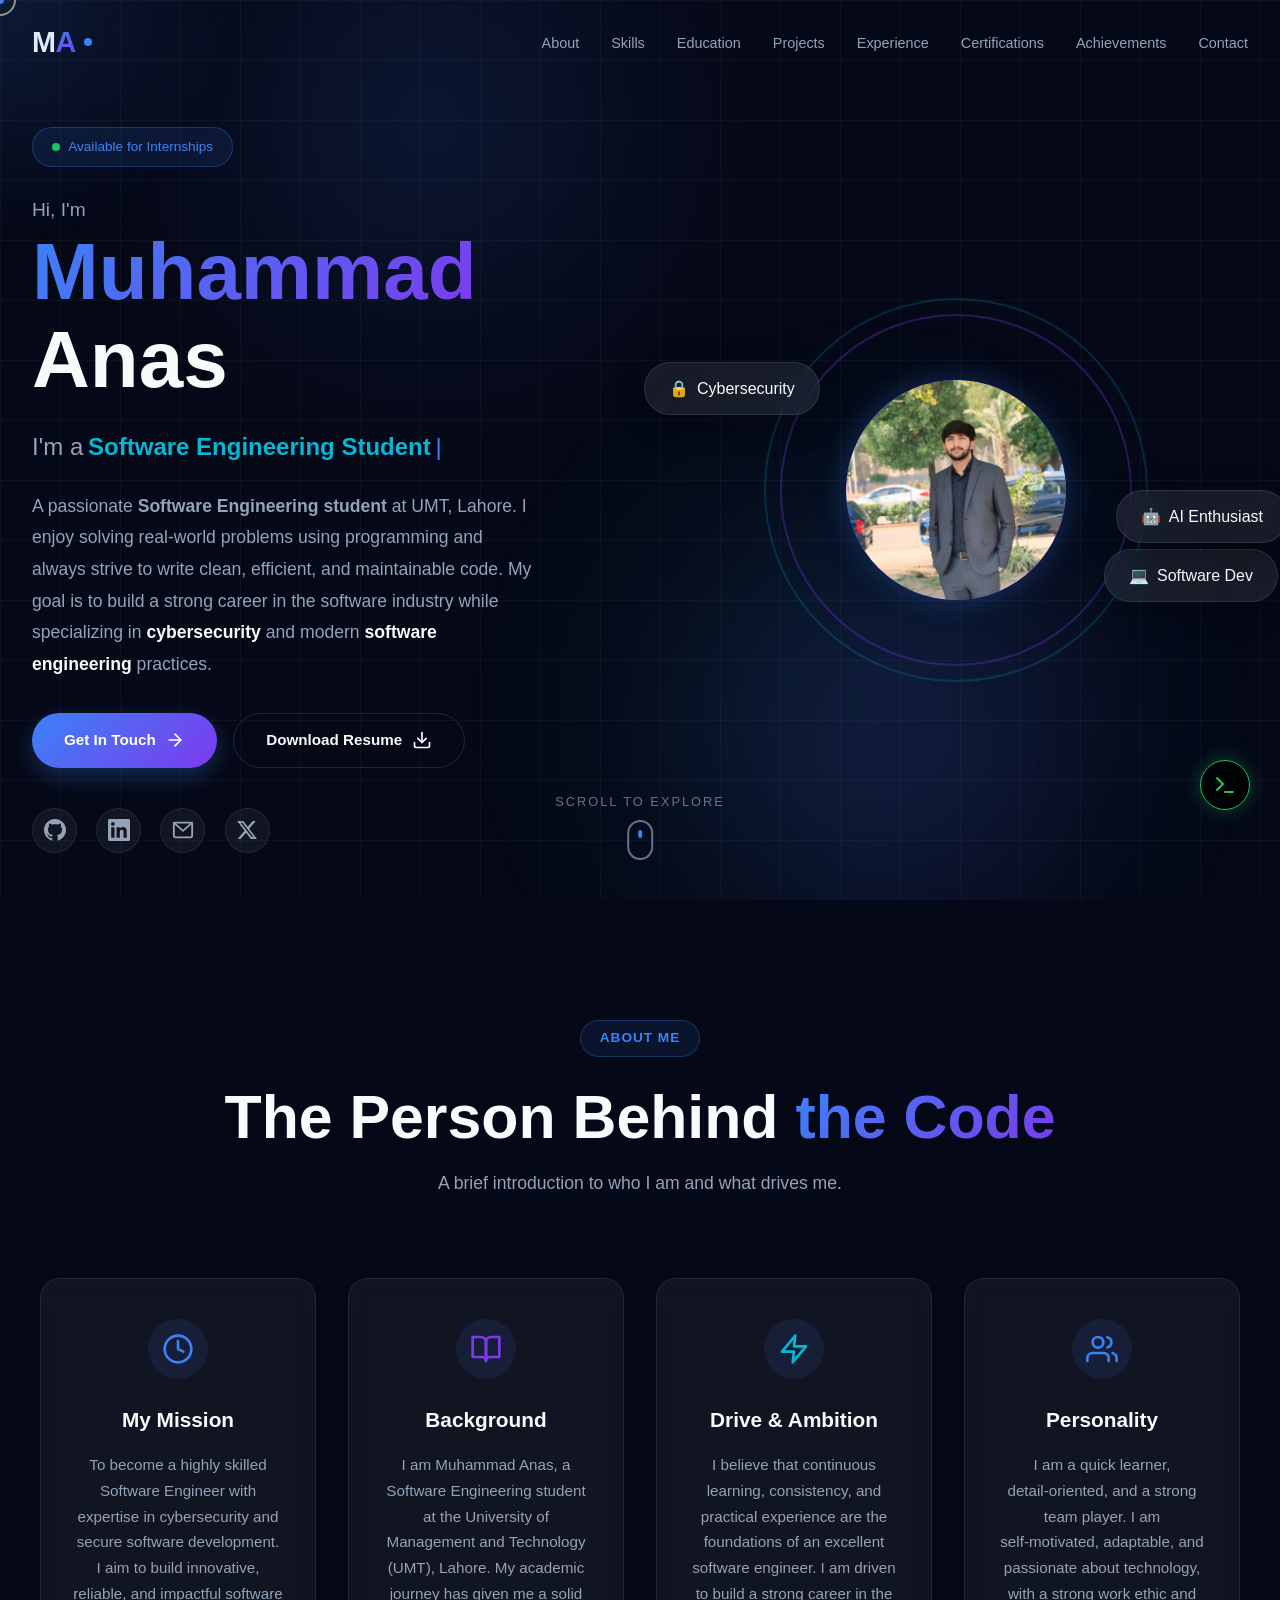
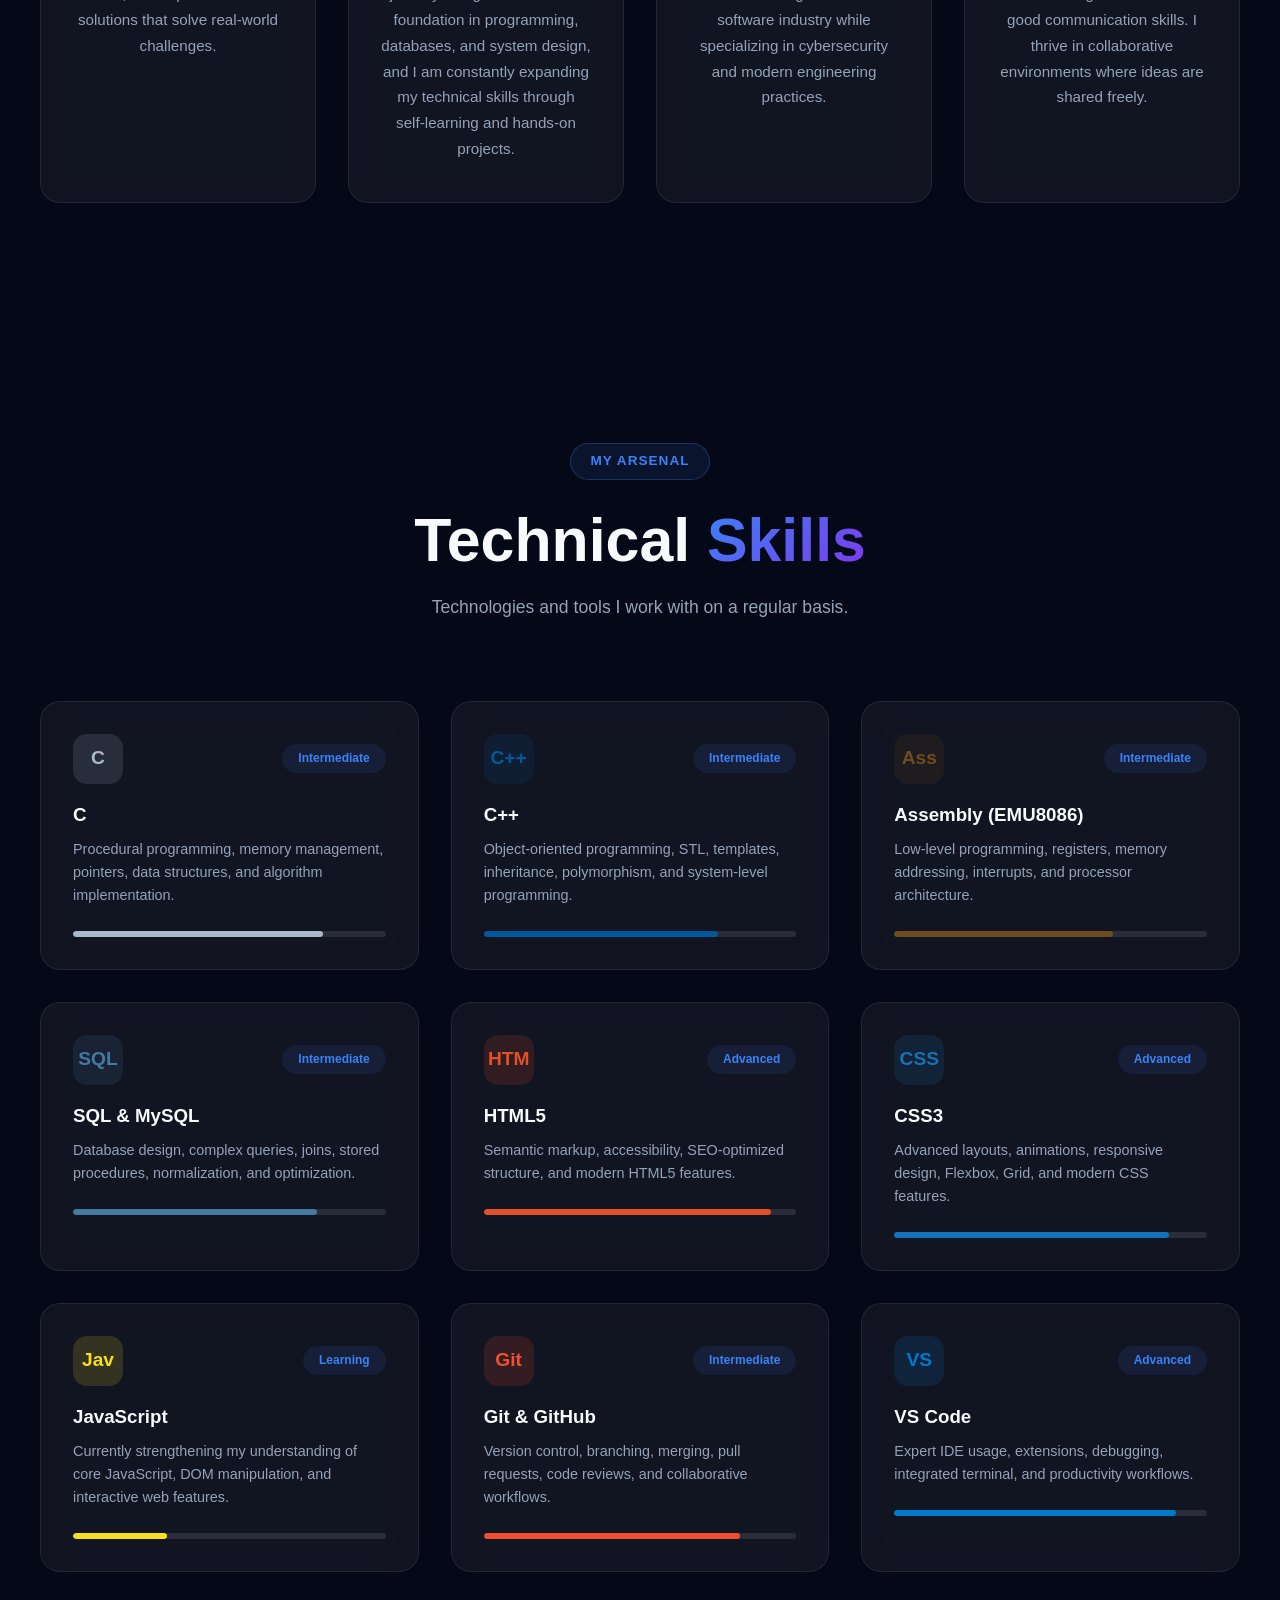
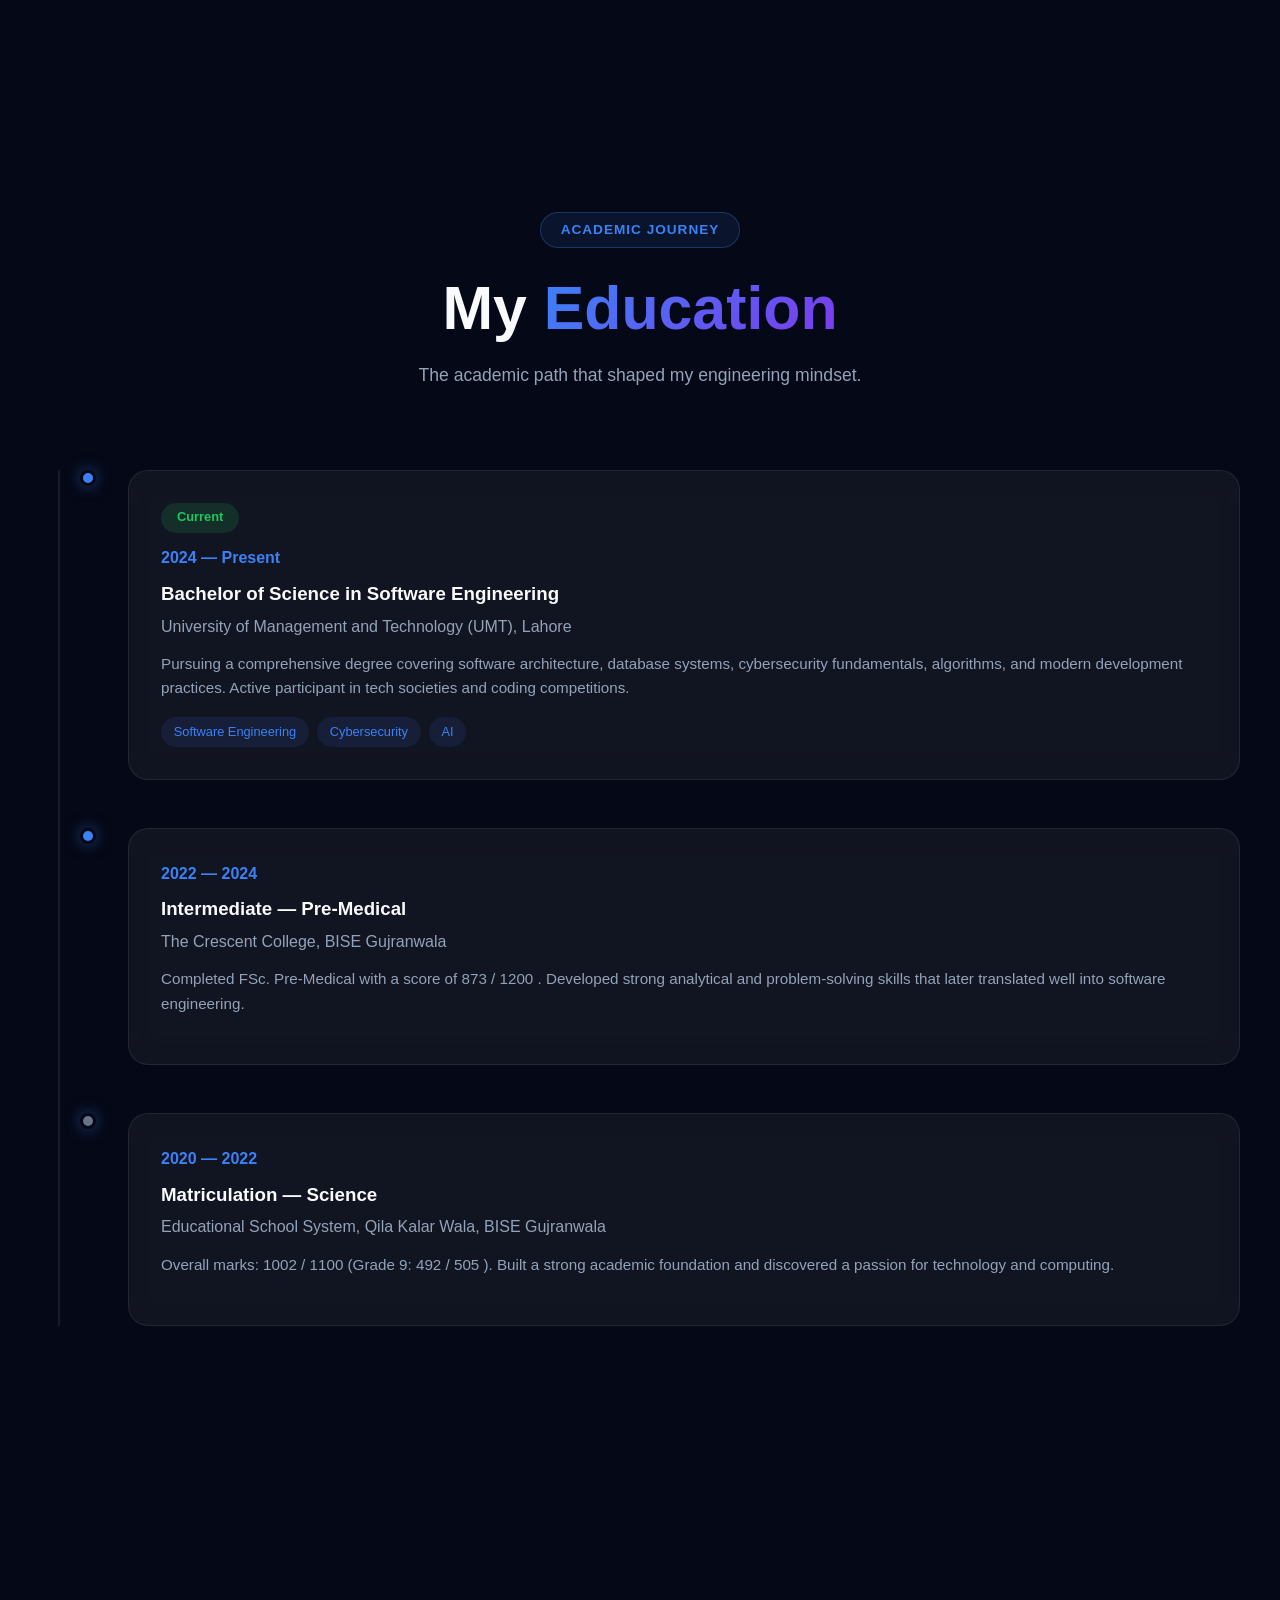
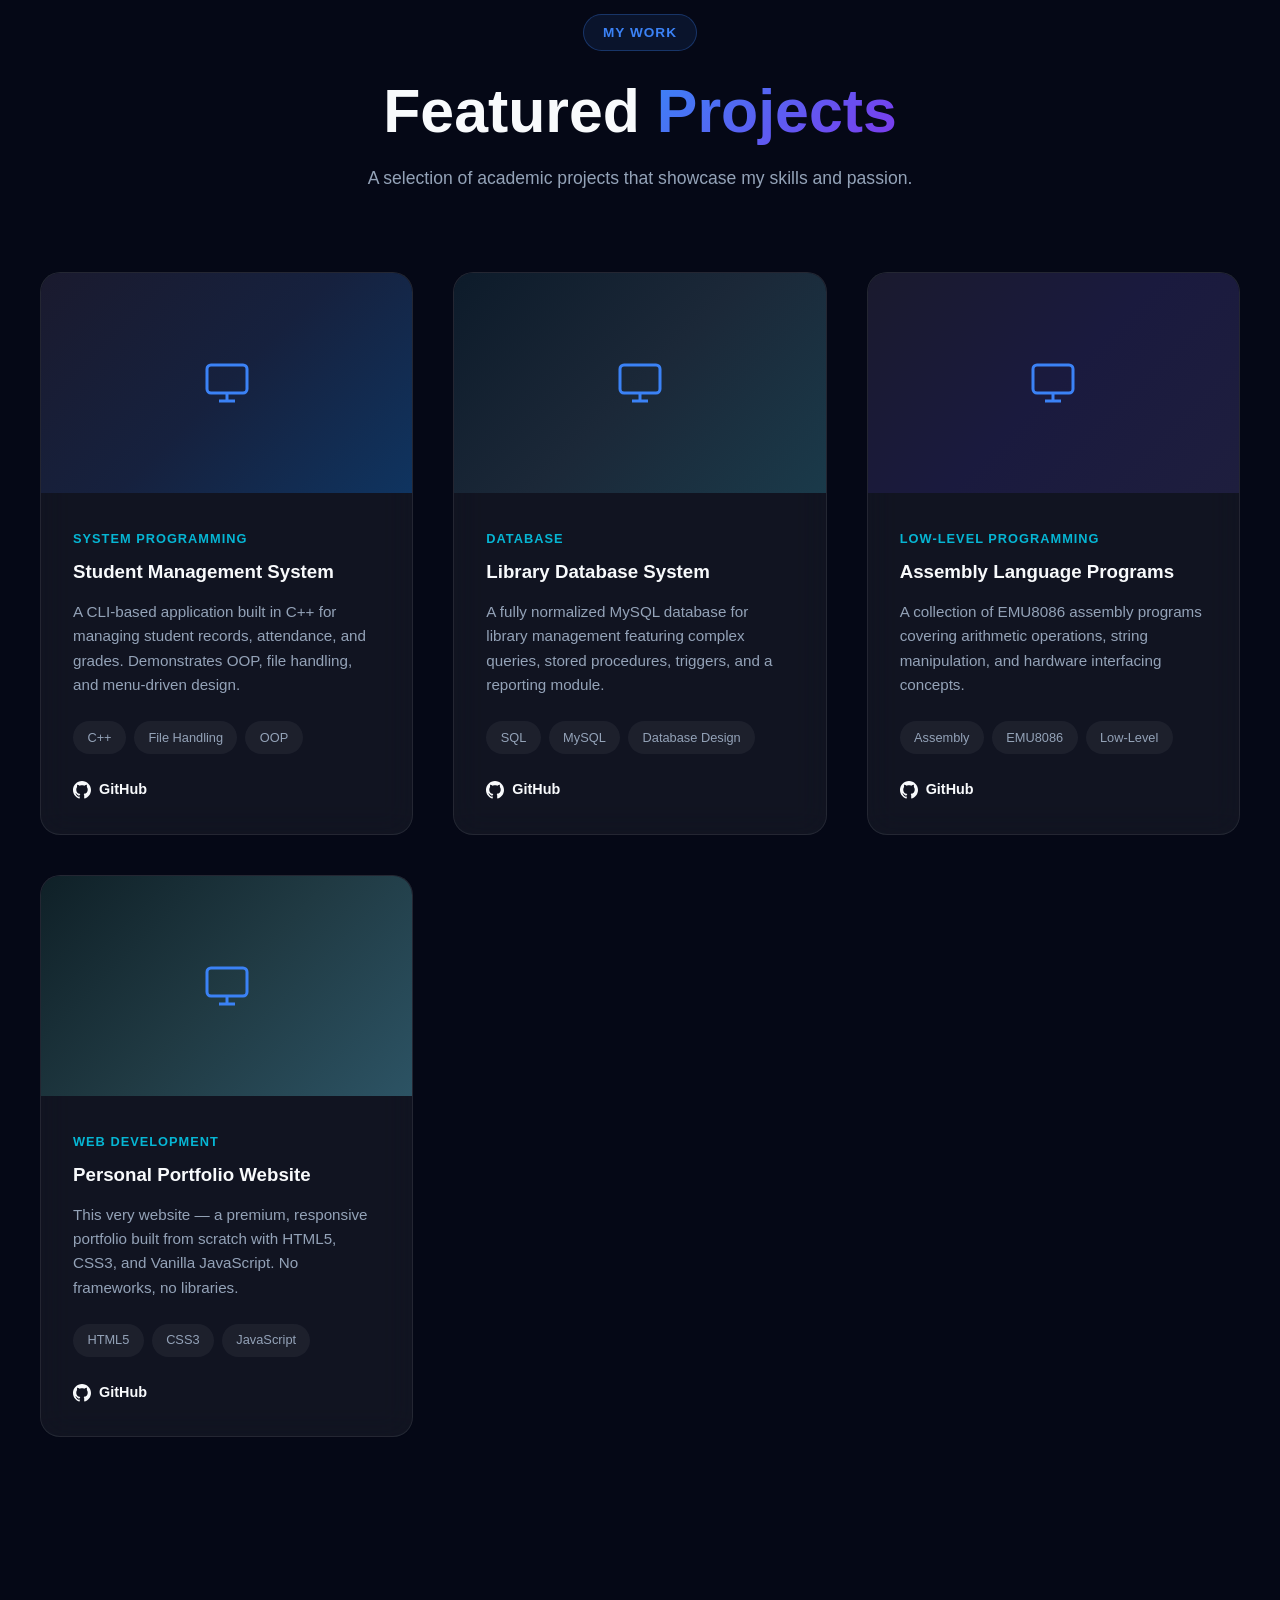
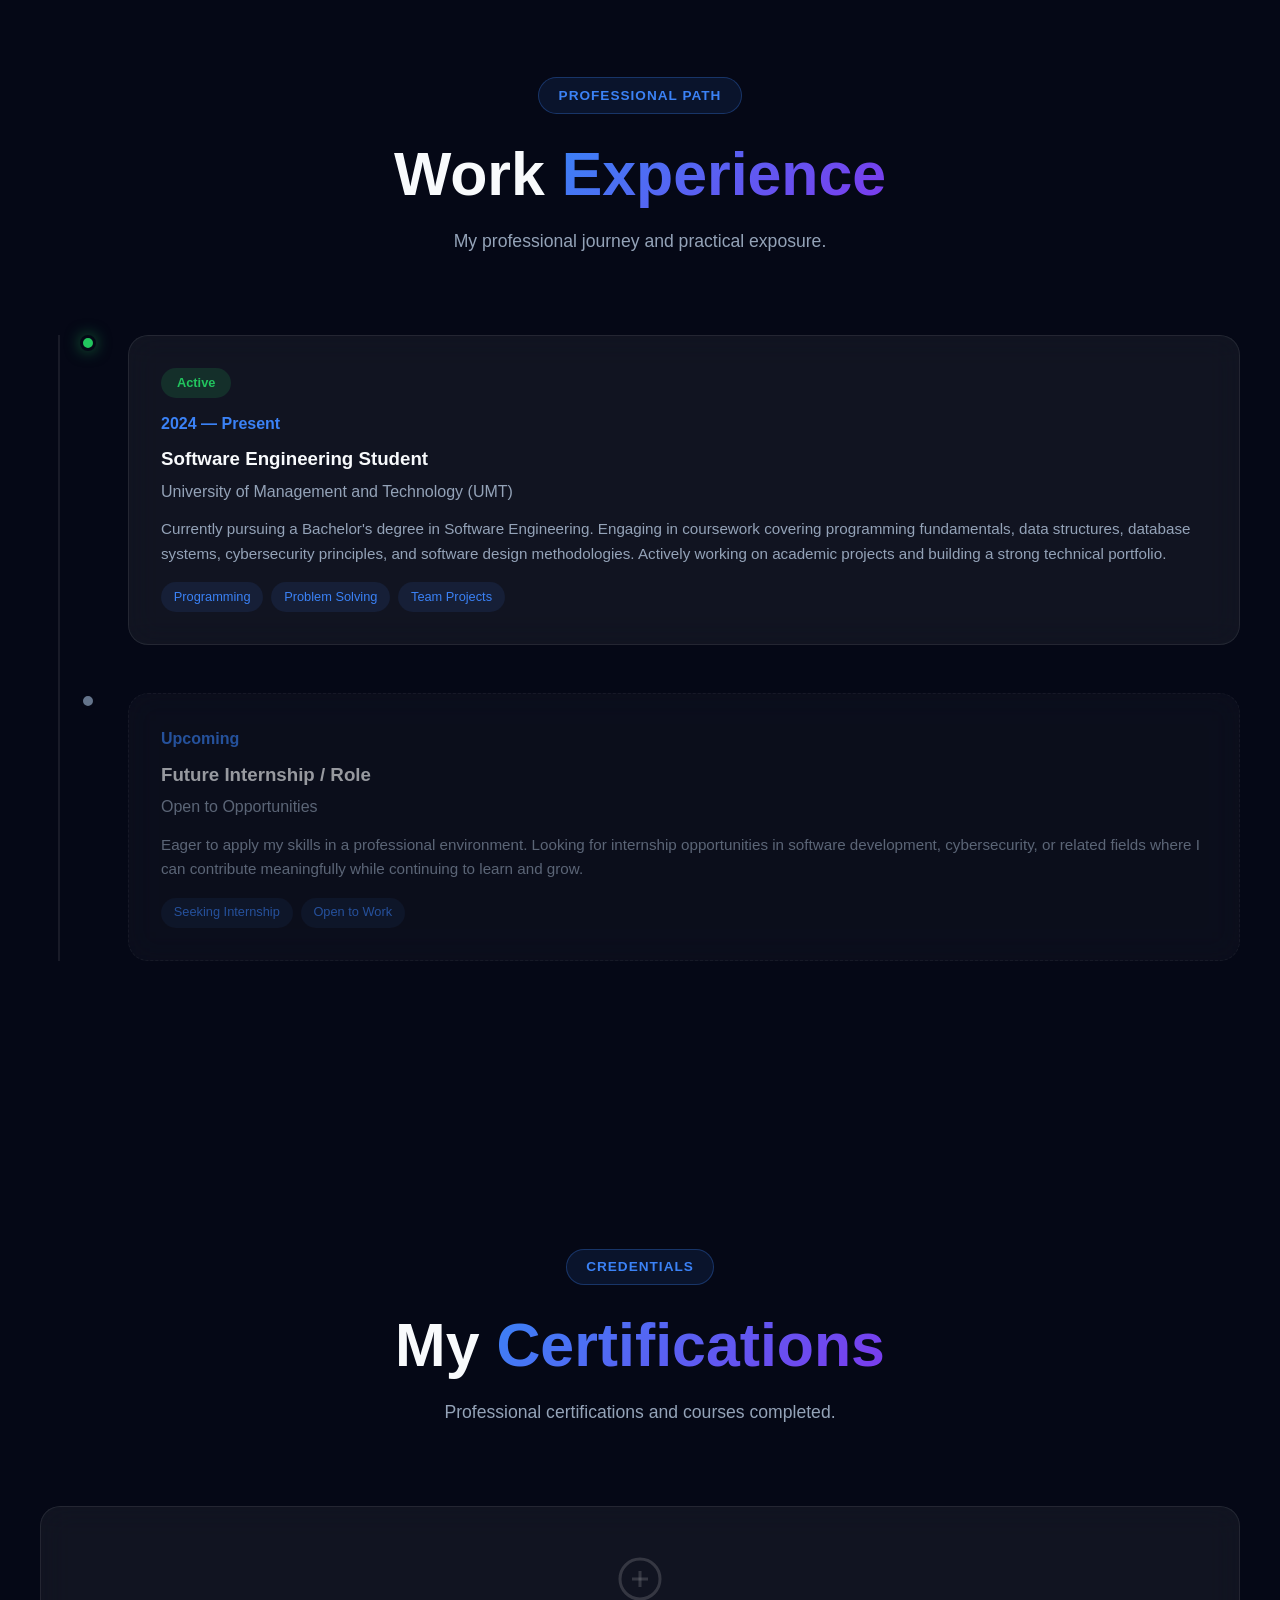
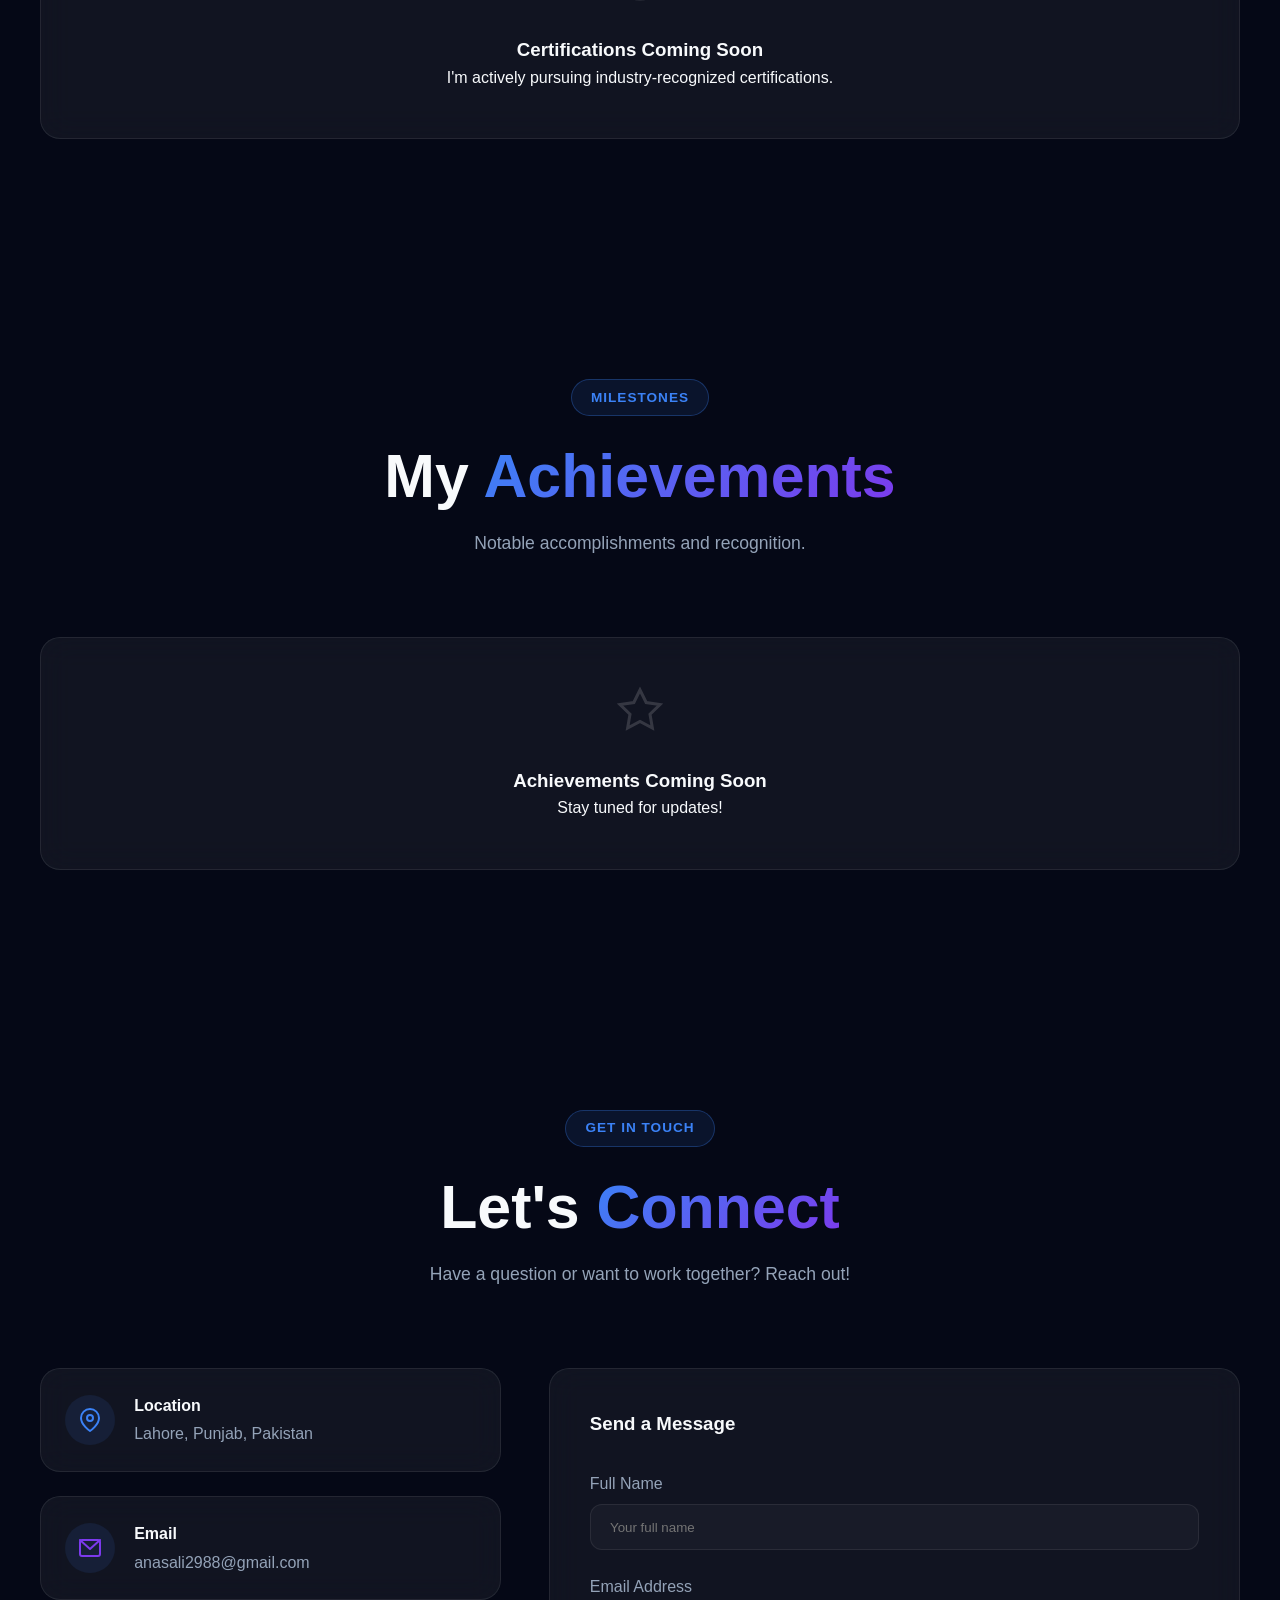
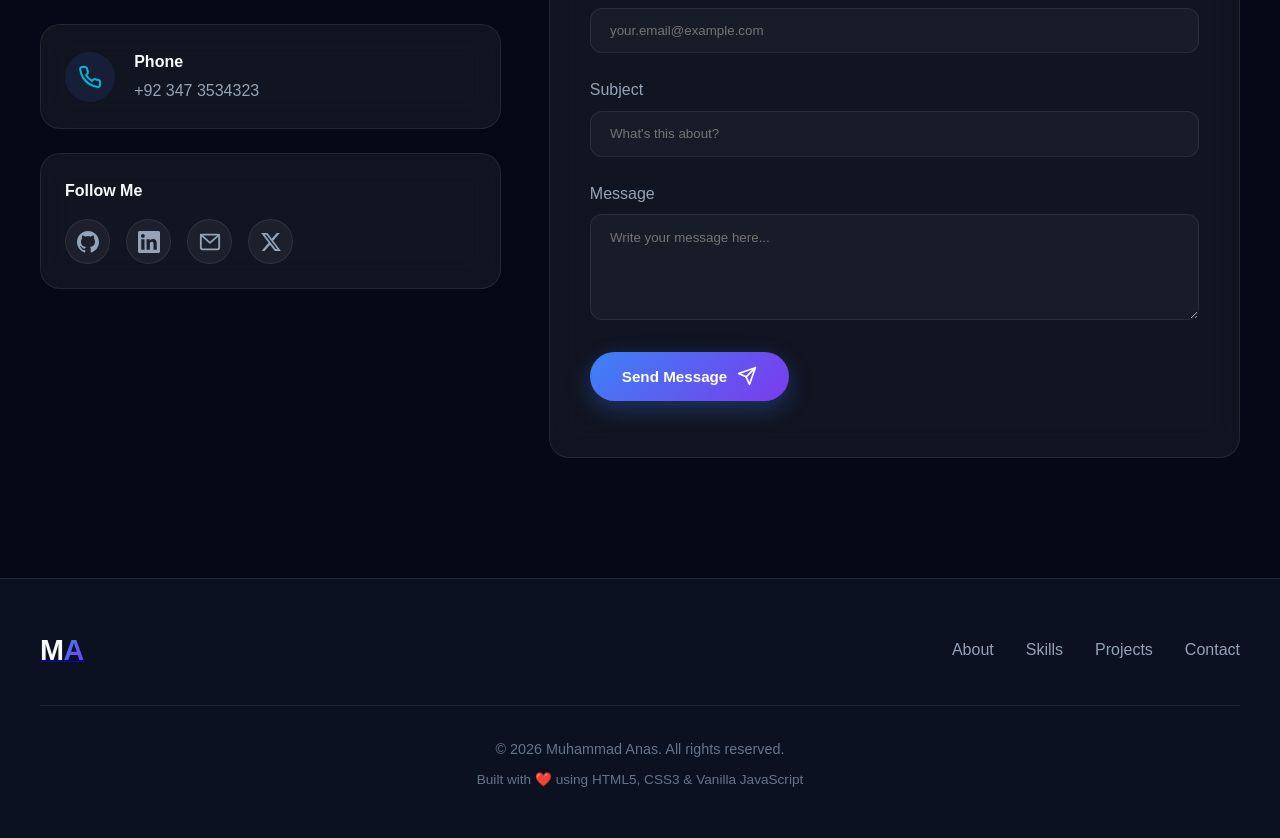
<file: index.html>
<!DOCTYPE html>
<html lang="en">
<head>
    <meta charset="UTF-8">
    <meta http-equiv="Content-Security-Policy" content="default-src 'self'; script-src 'self'; style-src 'self' 'unsafe-inline' https://fonts.googleapis.com; font-src https://fonts.gstatic.com; img-src 'self' data:; connect-src 'self' https://api.web3forms.com https://formsubmit.co https://*.supabase.co; object-src 'none'; base-uri 'self'; form-action 'none'">
    <meta name="referrer" content="strict-origin-when-cross-origin">
    <meta name="viewport" content="width=device-width, initial-scale=1.0">
    <meta name="description" content="Muhammad Anas - Software Engineering Student | Cybersecurity Enthusiast | Building Practical Software Solutions Through Continuous Learning and Innovation.">
    <meta name="keywords" content="Muhammad Anas, Software Engineering, Cybersecurity, Portfolio, UMT, Pakistan, C, C++, HTML, CSS, JavaScript, SQL">
    <meta name="author" content="Muhammad Anas">
    <meta property="og:title" content="Muhammad Anas - Software Engineering Student">
    <meta property="og:description" content="Software Engineering Student | Cybersecurity Enthusiast | Building Practical Software Solutions Through Continuous Learning and Innovation.">
    <meta property="og:type" content="website">
    <meta name="twitter:card" content="summary">
    <meta name="twitter:title" content="Muhammad Anas - Software Engineering Student">
    <meta name="twitter:description" content="Software Engineering Student | Cybersecurity Enthusiast | Building Practical Software Solutions Through Continuous Learning and Innovation.">
    <meta name="theme-color" content="#050816">
    <title>Muhammad Anas | Software Engineering Student | Cybersecurity Enthusiast</title>
    <link rel="icon" type="image/svg+xml" href="data:image/svg+xml,%3Csvg xmlns='http://www.w3.org/2000/svg' viewBox='0 0 100 100'%3E%3Ctext x='50' y='68' font-size='55' font-family='Arial' font-weight='bold' text-anchor='middle' fill='%233B82F6'%3EMA%3C/text%3E%3C/svg%3E">
    <link rel="preconnect" href="https://fonts.googleapis.com">
    <link rel="preconnect" href="https://fonts.gstatic.com" crossorigin>
    <link href="https://fonts.googleapis.com/css2?family=Poppins:wght@400;500;600;700;800&family=Space+Grotesk:wght@500;700&display=swap" rel="stylesheet">
    <link rel="stylesheet" href="style.css?v=6">
</head>
<body>

    <!-- ===== CUSTOM CURSOR ===== -->
    <div class="cursor" id="cursor"></div>
    <div class="cursor-dot" id="cursorDot"></div>
    <div class="mouse-glow" id="mouseGlow"></div>

    <!-- ===== LOADER ===== -->
    <div class="loader" id="loader">
        <div class="loader-content">
            <div class="loader-logo">
                <svg viewBox="0 0 100 100" class="loader-svg">
                    <circle cx="50" cy="50" r="45" fill="none" stroke="rgba(255,255,255,0.08)" stroke-width="2"/>
                    <circle cx="50" cy="50" r="45" fill="none" stroke="url(#loaderGradient)" stroke-width="2.5" stroke-linecap="round" class="loader-circle"/>
                    <defs>
                        <linearGradient id="loaderGradient" x1="0%" y1="0%" x2="100%" y2="100%">
                            <stop offset="0%" stop-color="#3B82F6"/>
                            <stop offset="50%" stop-color="#7C3AED"/>
                            <stop offset="100%" stop-color="#06B6D4"/>
                        </linearGradient>
                    </defs>
                </svg>
                <span class="loader-text">MA</span>
            </div>
            <div class="loader-bar-container">
                <div class="loader-bar" id="loaderBar"></div>
            </div>
        </div>
    </div>

    <!-- ===== SCROLL PROGRESS BAR ===== -->
    <div class="scroll-progress" id="scrollProgress"></div>

    <!-- ===== NAVIGATION ===== -->
    <nav class="navbar" id="navbar">
        <div class="nav-container">
            <a href="#hero" class="nav-logo" aria-label="Muhammad Anas Home">
                <span class="logo-text">M<span class="logo-highlight">A</span></span>
                <span class="logo-dot"></span>
            </a>
            <ul class="nav-links" id="navLinks">
                <li><a href="#about" class="nav-link" data-section="about">About</a></li>
                <li><a href="#skills" class="nav-link" data-section="skills">Skills</a></li>
                <li><a href="#education" class="nav-link" data-section="education">Education</a></li>
                <li><a href="#projects" class="nav-link" data-section="projects">Projects</a></li>
                <li><a href="#experience" class="nav-link" data-section="experience">Experience</a></li>
                <li><a href="#certifications" class="nav-link" data-section="certifications">Certifications</a></li>
                <li><a href="#achievements" class="nav-link" data-section="achievements">Achievements</a></li>
                <li><a href="#contact" class="nav-link" data-section="contact">Contact</a></li>
            </ul>
            <button class="mobile-menu-btn" id="mobileMenuBtn" aria-label="Toggle menu" aria-expanded="false">
                <span class="hamburger-line"></span>
                <span class="hamburger-line"></span>
                <span class="hamburger-line"></span>
            </button>
        </div>
    </nav>

    <!-- ===== MOBILE MENU OVERLAY ===== -->
    <div class="mobile-overlay" id="mobileOverlay">
        <div class="mobile-menu">
            <ul class="mobile-links">
                <li><a href="#about" class="mobile-link" data-section="about">About</a></li>
                <li><a href="#skills" class="mobile-link" data-section="skills">Skills</a></li>
                <li><a href="#education" class="mobile-link" data-section="education">Education</a></li>
                <li><a href="#projects" class="mobile-link" data-section="projects">Projects</a></li>
                <li><a href="#experience" class="mobile-link" data-section="experience">Experience</a></li>
                <li><a href="#certifications" class="mobile-link" data-section="certifications">Certifications</a></li>
                <li><a href="#achievements" class="mobile-link" data-section="achievements">Achievements</a></li>
                <li><a href="#contact" class="mobile-link" data-section="contact">Contact</a></li>
            </ul>
        </div>
    </div>

    <!-- ===== HERO SECTION ===== -->
    <section class="hero" id="hero">
        <div class="aurora-bg">
            <div class="aurora aurora-1"></div>
            <div class="aurora aurora-2"></div>
            <div class="aurora aurora-3"></div>
        </div>
        <div class="grid-pattern"></div>
        <div class="hero-container">
            <div class="hero-content">
                <div class="hero-badge">
                    <span class="badge-dot"></span>
                    Available for Internships
                </div>
                <h1 class="hero-title">
                    <span class="hero-greeting">Hi, I'm</span>
                    <span class="hero-name">
                        <span class="name-gradient">Muhammad</span>
                        <span class="name-white"> Anas</span>
                    </span>
                </h1>
                <div class="hero-typing">
                    <span class="typing-prefix">I'm a</span>
                    <span class="typing-text" id="typingText"></span>
                    <span class="typing-cursor">|</span>
                </div>
                <p class="hero-description">
                    A passionate <strong>Software Engineering student</strong> at UMT, Lahore. I enjoy solving real‑world problems using programming and always strive to write clean, efficient, and maintainable code. My goal is to build a strong career in the software industry while specializing in <span class="highlight">cybersecurity</span> and modern <span class="highlight">software engineering</span> practices.
                </p>
                <div class="hero-buttons">
                    <a href="#contact" class="btn btn-primary magnetic-btn" data-magnetic>
                        <span>Get In Touch</span>
                        <svg width="20" height="20" viewBox="0 0 24 24" fill="none" stroke="currentColor" stroke-width="2" stroke-linecap="round" stroke-linejoin="round"><line x1="5" y1="12" x2="19" y2="12"/><polyline points="12 5 19 12 12 19"/></svg>
                    </a>
                    <a href="assets/resume/resume.pdf" class="btn btn-secondary magnetic-btn" data-magnetic download>
                        <span>Download Resume</span>
                        <svg width="20" height="20" viewBox="0 0 24 24" fill="none" stroke="currentColor" stroke-width="2" stroke-linecap="round" stroke-linejoin="round"><path d="M21 15v4a2 2 0 0 1-2 2H5a2 2 0 0 1-2-2v-4"/><polyline points="7 10 12 15 17 10"/><line x1="12" y1="15" x2="12" y2="3"/></svg>
                    </a>
                </div>
                <div class="hero-socials">
                    <a href="https://github.com/muhammadanas702" target="_blank" rel="noopener noreferrer" class="social-icon magnetic-btn" data-magnetic aria-label="GitHub">
                        <svg width="22" height="22" viewBox="0 0 24 24" fill="currentColor"><path d="M12 0C5.37 0 0 5.37 0 12c0 5.3 3.438 9.8 8.205 11.385.6.113.82-.258.82-.577 0-.285-.01-1.04-.015-2.04-3.338.724-4.042-1.61-4.042-1.61-.546-1.385-1.335-1.755-1.335-1.755-1.087-.744.084-.729.084-.729 1.205.084 1.838 1.236 1.838 1.236 1.07 1.835 2.809 1.305 3.495.998.108-.776.417-1.305.76-1.605-2.665-.3-5.466-1.332-5.466-5.93 0-1.31.465-2.38 1.235-3.22-.135-.303-.54-1.523.105-3.176 0 0 1.005-.322 3.3 1.23.96-.267 1.98-.399 3-.405 1.02.006 2.04.138 3 .405 2.28-1.552 3.285-1.23 3.285-1.23.645 1.653.24 2.873.12 3.176.765.84 1.23 1.91 1.23 3.22 0 4.61-2.805 5.625-5.475 5.92.42.36.81 1.096.81 2.22 0 1.605-.015 2.896-.015 3.286 0 .315.21.69.825.57C20.565 21.795 24 17.295 24 12c0-6.63-5.37-12-12-12z"/></svg>
                    </a>
                    <a href="https://www.linkedin.com/in/muhammad-anas-175828378" target="_blank" rel="noopener noreferrer" class="social-icon magnetic-btn" data-magnetic aria-label="LinkedIn">
                        <svg width="22" height="22" viewBox="0 0 24 24" fill="currentColor"><path d="M20.447 20.452h-3.554v-5.569c0-1.328-.027-3.037-1.852-3.037-1.853 0-2.136 1.445-2.136 2.939v5.667H9.351V9h3.414v1.561h.046c.477-.9 1.637-1.85 3.37-1.85 3.601 0 4.267 2.37 4.267 5.455v6.286zM5.337 7.433a2.062 2.062 0 01-2.063-2.065 2.064 2.064 0 112.063 2.065zm1.782 13.019H3.555V9h3.564v11.452zM22.225 0H1.771C.792 0 0 .774 0 1.729v20.542C0 23.227.792 24 1.771 24h20.451C23.2 24 24 23.227 24 22.271V1.729C24 .774 23.2 0 22.222 0h.003z"/></svg>
                    </a>
                    <a href="mailto:anasali2988@gmail.com" class="social-icon magnetic-btn" data-magnetic aria-label="Email">
                        <svg width="22" height="22" viewBox="0 0 24 24" fill="none" stroke="currentColor" stroke-width="2" stroke-linecap="round" stroke-linejoin="round"><rect x="2" y="4" width="20" height="16" rx="2"/><path d="M22 4L12 13 2 4"/></svg>
                    </a>
                    <a href="https://x.com/muhammadanas_20" target="_blank" rel="noopener noreferrer" class="social-icon magnetic-btn" data-magnetic aria-label="Twitter">
                        <svg width="22" height="22" viewBox="0 0 24 24" fill="currentColor"><path d="M18.244 2.25h3.308l-7.227 8.26 8.502 11.24H16.17l-5.214-6.817L4.99 21.75H1.68l7.73-8.835L1.254 2.25H8.08l4.713 6.231zm-1.161 17.52h1.833L7.084 4.126H5.117z"/></svg>
                    </a>
                </div>
            </div>
            <div class="hero-image-wrapper">
                <div class="hero-image-container">
                    <div class="hero-image-ring"></div>
                    <div class="hero-image-ring ring-2"></div>
                    <div class="hero-image-ring ring-3"></div>
                    <div class="hero-image-placeholder" id="heroProfileImage">
                        <!-- Sirf image, initials nahi -->
                        <img src="assets/images/profile.jpg" alt="Muhammad Anas" class="hero-profile-img" width="900" height="1200" fetchpriority="high" decoding="async">
                    </div>
                </div>
                <div class="hero-floating-card card-1">
                    <div class="floating-icon">🔒</div>
                    <span>Cybersecurity</span>
                </div>
                <div class="hero-floating-card card-2">
                    <div class="floating-icon">💻</div>
                    <span>Software Dev</span>
                </div>
                <div class="hero-floating-card card-3">
                    <div class="floating-icon">🤖</div>
                    <span>AI Enthusiast</span>
                </div>
            </div>
        </div>
        <div class="scroll-indicator">
            <span class="scroll-text">Scroll to explore</span>
            <div class="scroll-mouse">
                <div class="scroll-wheel"></div>
            </div>
        </div>
    </section>

    <!-- ===== ABOUT SECTION ===== -->
    <section class="about section" id="about">
        <div class="section-container">
            <div class="section-header">
                <span class="section-tag">About Me</span>
                <h2 class="section-title">The Person Behind <span class="gradient-text">the Code</span></h2>
                <p class="section-subtitle">A brief introduction to who I am and what drives me.</p>
            </div>
            <div class="about-grid">
                <div class="about-card glass-card" data-reveal>
                    <div class="about-card-icon">
                        <svg width="32" height="32" viewBox="0 0 24 24" fill="none" stroke="#3B82F6" stroke-width="2" stroke-linecap="round" stroke-linejoin="round"><circle cx="12" cy="12" r="10"/><path d="M12 6v6l4 2"/></svg>
                    </div>
                    <h3>My Mission</h3>
                    <p>To become a highly skilled Software Engineer with expertise in cybersecurity and secure software development. I aim to build innovative, reliable, and impactful software solutions that solve real‑world challenges.</p>
                </div>
                <div class="about-card glass-card" data-reveal>
                    <div class="about-card-icon">
                        <svg width="32" height="32" viewBox="0 0 24 24" fill="none" stroke="#7C3AED" stroke-width="2" stroke-linecap="round" stroke-linejoin="round"><path d="M2 3h6a4 4 0 0 1 4 4v14a3 3 0 0 0-3-3H2z"/><path d="M22 3h-6a4 4 0 0 0-4 4v14a3 3 0 0 1 3-3h7z"/></svg>
                    </div>
                    <h3>Background</h3>
                    <p>I am Muhammad Anas, a Software Engineering student at the University of Management and Technology (UMT), Lahore. My academic journey has given me a solid foundation in programming, databases, and system design, and I am constantly expanding my technical skills through self‑learning and hands‑on projects.</p>
                </div>
                <div class="about-card glass-card" data-reveal>
                    <div class="about-card-icon">
                        <svg width="32" height="32" viewBox="0 0 24 24" fill="none" stroke="#06B6D4" stroke-width="2" stroke-linecap="round" stroke-linejoin="round"><polygon points="13 2 3 14 12 14 11 22 21 10 12 10 13 2"/></svg>
                    </div>
                    <h3>Drive & Ambition</h3>
                    <p>I believe that continuous learning, consistency, and practical experience are the foundations of an excellent software engineer. I am driven to build a strong career in the software industry while specializing in cybersecurity and modern engineering practices.</p>
                </div>
                <div class="about-card glass-card" data-reveal>
                    <div class="about-card-icon">
                        <svg width="32" height="32" viewBox="0 0 24 24" fill="none" stroke="#3B82F6" stroke-width="2" stroke-linecap="round" stroke-linejoin="round"><path d="M17 21v-2a4 4 0 0 0-4-4H5a4 4 0 0 0-4 4v2"/><circle cx="9" cy="7" r="4"/><path d="M23 21v-2a4 4 0 0 0-3-3.87"/><path d="M16 3.13a4 4 0 0 1 0 7.75"/></svg>
                    </div>
                    <h3>Personality</h3>
                    <p>I am a quick learner, detail‑oriented, and a strong team player. I am self‑motivated, adaptable, and passionate about technology, with a strong work ethic and good communication skills. I thrive in collaborative environments where ideas are shared freely.</p>
                </div>
            </div>
        </div>
    </section>

    <!-- ===== SKILLS SECTION ===== -->
    <section class="skills section" id="skills">
        <div class="section-container">
            <div class="section-header">
                <span class="section-tag">My Arsenal</span>
                <h2 class="section-title">Technical <span class="gradient-text">Skills</span></h2>
                <p class="section-subtitle">Technologies and tools I work with on a regular basis.</p>
            </div>
            <div class="skills-grid">
                <div class="skill-card glass-card" data-reveal>
                    <div class="skill-header">
                        <div class="skill-icon" style="background: rgba(168,185,204,0.15);">
                            <svg width="28" height="28" viewBox="0 0 24 24"><text x="2" y="20" font-size="18" font-weight="bold" fill="#A8B9CC">C</text></svg>
                        </div>
                        <span class="skill-level">Intermediate</span>
                    </div>
                    <h3>C</h3>
                    <p>Procedural programming, memory management, pointers, data structures, and algorithm implementation.</p>
                    <div class="skill-progress"><div class="skill-progress-bar" data-progress="80" style="--progress-color: #A8B9CC;"></div></div>
                </div>
                <div class="skill-card glass-card" data-reveal>
                    <div class="skill-header">
                        <div class="skill-icon" style="background: rgba(0,89,156,0.15);">
                            <svg width="28" height="28" viewBox="0 0 24 24"><text x="1" y="20" font-size="16" font-weight="bold" fill="#00599C">C++</text></svg>
                        </div>
                        <span class="skill-level">Intermediate</span>
                    </div>
                    <h3>C++</h3>
                    <p>Object‑oriented programming, STL, templates, inheritance, polymorphism, and system‑level programming.</p>
                    <div class="skill-progress"><div class="skill-progress-bar" data-progress="75" style="--progress-color: #00599C;"></div></div>
                </div>
                <div class="skill-card glass-card" data-reveal>
                    <div class="skill-header">
                        <div class="skill-icon" style="background: rgba(110,76,30,0.15);">
                            <svg width="28" height="28" viewBox="0 0 24 24"><text x="1" y="19" font-size="14" font-weight="bold" fill="#6E4C1E">ASM</text></svg>
                        </div>
                        <span class="skill-level">Intermediate</span>
                    </div>
                    <h3>Assembly (EMU8086)</h3>
                    <p>Low‑level programming, registers, memory addressing, interrupts, and processor architecture.</p>
                    <div class="skill-progress"><div class="skill-progress-bar" data-progress="70" style="--progress-color: #6E4C1E;"></div></div>
                </div>
                <div class="skill-card glass-card" data-reveal>
                    <div class="skill-header">
                        <div class="skill-icon" style="background: rgba(68,121,161,0.15);">
                            <svg width="28" height="28" viewBox="0 0 24 24"><text x="1" y="20" font-size="16" font-weight="bold" fill="#4479A1">SQL</text></svg>
                        </div>
                        <span class="skill-level">Intermediate</span>
                    </div>
                    <h3>SQL & MySQL</h3>
                    <p>Database design, complex queries, joins, stored procedures, normalization, and optimization.</p>
                    <div class="skill-progress"><div class="skill-progress-bar" data-progress="78" style="--progress-color: #4479A1;"></div></div>
                </div>
                <div class="skill-card glass-card" data-reveal>
                    <div class="skill-header">
                        <div class="skill-icon" style="background: rgba(227,79,38,0.15);">
                            <svg width="28" height="28" viewBox="0 0 24 24" fill="#E34F26"><path d="M1.5 0h21l-1.91 21.563L11.977 24l-8.564-2.438L1.5 0zm7.031 9.75l-.232-2.718 10.059.003.23-2.622L5.412 4.41l.698 8.01h9.126l-.326 3.426-2.91.804-2.955-.81-.188-2.11H6.248l.33 4.171L12 19.351l5.379-1.443.744-8.157H8.531z"/></svg>
                        </div>
                        <span class="skill-level">Advanced</span>
                    </div>
                    <h3>HTML5</h3>
                    <p>Semantic markup, accessibility, SEO‑optimized structure, and modern HTML5 features.</p>
                    <div class="skill-progress"><div class="skill-progress-bar" data-progress="92" style="--progress-color: #E34F26;"></div></div>
                </div>
                <div class="skill-card glass-card" data-reveal>
                    <div class="skill-header">
                        <div class="skill-icon" style="background: rgba(21,114,182,0.15);">
                            <svg width="28" height="28" viewBox="0 0 24 24" fill="#1572B6"><path d="M1.5 0h21l-1.91 21.563L11.977 24l-8.565-2.438L1.5 0zm14.09 4.465l-.313 3.535H7.582l.21 2.36h7.337l-.628 7.076-3.544.978-3.622-.974-.23-2.59h2.604l.104 1.205 1.094.304 1.16-.31.124-1.337H4.685l.455 5.11 6.868 1.88 6.762-1.88.836-9.436H9.975l-.21-2.36h8.398l.29-3.235H5.707l-.21-2.36h11.76z"/></svg>
                        </div>
                        <span class="skill-level">Advanced</span>
                    </div>
                    <h3>CSS3</h3>
                    <p>Advanced layouts, animations, responsive design, Flexbox, Grid, and modern CSS features.</p>
                    <div class="skill-progress"><div class="skill-progress-bar" data-progress="88" style="--progress-color: #1572B6;"></div></div>
                </div>
                <div class="skill-card glass-card" data-reveal>
                    <div class="skill-header">
                        <div class="skill-icon" style="background: rgba(247,223,30,0.15);">
                            <svg width="28" height="28" viewBox="0 0 24 24" fill="#F7DF1E"><text x="2" y="20" font-size="16" font-weight="bold" fill="#000">JS</text></svg>
                        </div>
                        <span class="skill-level">Learning</span>
                    </div>
                    <h3>JavaScript</h3>
                    <p>Currently strengthening my understanding of core JavaScript, DOM manipulation, and interactive web features.</p>
                    <div class="skill-progress"><div class="skill-progress-bar" data-progress="30" style="--progress-color: #F7DF1E;"></div></div>
                </div>
                <div class="skill-card glass-card" data-reveal>
                    <div class="skill-header">
                        <div class="skill-icon" style="background: rgba(240,80,50,0.15);">
                            <svg width="28" height="28" viewBox="0 0 24 24" fill="#F05032"><path d="M23.546 10.93L13.067.452c-.604-.603-1.582-.603-2.188 0L8.708 2.627l2.76 2.76c.64-.216 1.374-.07 1.884.44.514.515.66 1.255.44 1.898l2.66 2.66c.644-.22 1.384-.074 1.9.44.72.72.72 1.888 0 2.608-.72.72-1.888.72-2.608 0-.543-.543-.675-1.338-.396-2.004l-2.48-2.48v6.53c.176.088.34.202.488.35.72.72.72 1.888 0 2.608-.72.72-1.888.72-2.608 0-.72-.72-.72-1.888 0-2.608.177-.177.38-.305.6-.396V9.11c-.22-.09-.423-.22-.6-.396-.55-.55-.67-1.356-.363-2.026L7.38 3.99 1.45 9.92c-.603.603-.603 1.582 0 2.186l10.48 10.48c.603.603 1.582.603 2.186 0l10.43-10.43c.603-.603.603-1.582 0-2.186z"/></svg>
                        </div>
                        <span class="skill-level">Intermediate</span>
                    </div>
                    <h3>Git & GitHub</h3>
                    <p>Version control, branching, merging, pull requests, code reviews, and collaborative workflows.</p>
                    <div class="skill-progress"><div class="skill-progress-bar" data-progress="82" style="--progress-color: #F05032;"></div></div>
                </div>
                <div class="skill-card glass-card" data-reveal>
                    <div class="skill-header">
                        <div class="skill-icon" style="background: rgba(0,122,204,0.15);">
                            <svg width="28" height="28" viewBox="0 0 24 24" fill="#007ACC"><path d="M23.15 2.587L18.21.21a1.494 1.494 0 0 0-1.705.29l-9.46 8.63-4.12-3.128a.999.999 0 0 0-1.276.057L.327 7.261A1 1 0 0 0 .326 8.74L3.899 12 .326 15.26a1 1 0 0 0 .001 1.479L1.65 17.94a.999.999 0 0 0 1.276.057l4.12-3.128 9.46 8.63a1.492 1.492 0 0 0 1.704.29l4.942-2.377A1.5 1.5 0 0 0 24 20.06V3.939a1.5 1.5 0 0 0-.85-1.352zm-5.146 12.357L10.207 12l7.797-5.944v9.888z"/></svg>
                        </div>
                        <span class="skill-level">Advanced</span>
                    </div>
                    <h3>VS Code</h3>
                    <p>Expert IDE usage, extensions, debugging, integrated terminal, and productivity workflows.</p>
                    <div class="skill-progress"><div class="skill-progress-bar" data-progress="90" style="--progress-color: #007ACC;"></div></div>
                </div>
            </div>
        </div>
    </section>

    <!-- ===== EDUCATION SECTION ===== -->
    <section class="education section" id="education">
        <div class="section-container">
            <div class="section-header">
                <span class="section-tag">Academic Journey</span>
                <h2 class="section-title">My <span class="gradient-text">Education</span></h2>
                <p class="section-subtitle">The academic path that shaped my engineering mindset.</p>
            </div>
            <div class="timeline">
                <div class="timeline-item" data-reveal>
                    <div class="timeline-marker">
                        <div class="timeline-dot"></div>
                        <div class="timeline-line"></div>
                    </div>
                    <div class="timeline-card glass-card">
                        <div class="timeline-badge">Current</div>
                        <span class="timeline-date">2024 — Present</span>
                        <h3>Bachelor of Science in Software Engineering</h3>
                        <p class="timeline-institution">University of Management and Technology (UMT), Lahore</p>
                        <p class="timeline-desc">Pursuing a comprehensive degree covering software architecture, database systems, cybersecurity fundamentals, algorithms, and modern development practices. Active participant in tech societies and coding competitions.</p>
                        <div class="timeline-tags">
                            <span>Software Engineering</span>
                            <span>Cybersecurity</span>
                            <span>AI</span>
                        </div>
                    </div>
                </div>
                <div class="timeline-item" data-reveal>
                    <div class="timeline-marker">
                        <div class="timeline-dot"></div>
                        <div class="timeline-line"></div>
                    </div>
                    <div class="timeline-card glass-card">
                        <span class="timeline-date">2022 — 2024</span>
                        <h3>Intermediate — Pre‑Medical</h3>
                        <p class="timeline-institution">The Crescent College, BISE Gujranwala</p>
                        <p class="timeline-desc">Completed FSc. Pre‑Medical with a score of <strong>873 / 1200</strong>. Developed strong analytical and problem‑solving skills that later translated well into software engineering.</p>
                    </div>
                </div>
                <div class="timeline-item" data-reveal>
                    <div class="timeline-marker">
                        <div class="timeline-dot timeline-dot-end"></div>
                    </div>
                    <div class="timeline-card glass-card">
                        <span class="timeline-date">2020 — 2022</span>
                        <h3>Matriculation — Science</h3>
                        <p class="timeline-institution">Educational School System, Qila Kalar Wala, BISE Gujranwala</p>
                        <p class="timeline-desc">Overall marks: <strong>1002 / 1100</strong> (Grade 9: <strong>492 / 505</strong>). Built a strong academic foundation and discovered a passion for technology and computing.</p>
                    </div>
                </div>
            </div>
        </div>
    </section>

    <!-- ===== PROJECTS SECTION ===== -->
    <section class="projects section" id="projects">
        <div class="section-container">
            <div class="section-header">
                <span class="section-tag">My Work</span>
                <h2 class="section-title">Featured <span class="gradient-text">Projects</span></h2>
                <p class="section-subtitle">A selection of academic projects that showcase my skills and passion.</p>
            </div>
            <div class="projects-grid">
                <div class="project-card glass-card" data-reveal>
                    <div class="project-image-wrapper">
                        <div class="project-image-placeholder" style="background: linear-gradient(135deg, #1a1a2e, #16213e, #0f3460);">
                            <svg width="48" height="48" viewBox="0 0 24 24" fill="none" stroke="#3B82F6" stroke-width="1.5"><rect x="2" y="3" width="20" height="14" rx="2"/><line x1="8" y1="21" x2="16" y2="21"/><line x1="12" y1="17" x2="12" y2="21"/></svg>
                        </div>
                        <div class="project-image-overlay">
                            <a href="https://github.com/muhammadanas702/student-management" target="_blank" rel="noopener noreferrer" class="project-overlay-btn" aria-label="View Project">View Project</a>
                        </div>
                    </div>
                    <div class="project-content">
                        <span class="project-category">System Programming</span>
                        <h3>Student Management System</h3>
                        <p>A CLI‑based application built in C++ for managing student records, attendance, and grades. Demonstrates OOP, file handling, and menu‑driven design.</p>
                        <div class="project-tech">
                            <span>C++</span>
                            <span>File Handling</span>
                            <span>OOP</span>
                        </div>
                        <div class="project-links">
                            <a href="https://github.com/muhammadanas702/student-management" target="_blank" rel="noopener noreferrer" class="project-link github-link">
                                <svg width="18" height="18" viewBox="0 0 24 24" fill="currentColor"><path d="M12 0C5.37 0 0 5.37 0 12c0 5.3 3.438 9.8 8.205 11.385.6.113.82-.258.82-.577 0-.285-.01-1.04-.015-2.04-3.338.724-4.042-1.61-4.042-1.61-.546-1.385-1.335-1.755-1.335-1.755-1.087-.744.084-.729.084-.729 1.205.084 1.838 1.236 1.838 1.236 1.07 1.835 2.809 1.305 3.495.998.108-.776.417-1.305.76-1.605-2.665-.3-5.466-1.332-5.466-5.93 0-1.31.465-2.38 1.235-3.22-.135-.303-.54-1.523.105-3.176 0 0 1.005-.322 3.3 1.23.96-.267 1.98-.399 3-.405 1.02.006 2.04.138 3 .405 2.28-1.552 3.285-1.23 3.285-1.23.645 1.653.24 2.873.12 3.176.765.84 1.23 1.91 1.23 3.22 0 4.61-2.805 5.625-5.475 5.92.42.36.81 1.096.81 2.22 0 1.605-.015 2.896-.015 3.286 0 .315.21.69.825.57C20.565 21.795 24 17.295 24 12c0-6.63-5.37-12-12-12z"/></svg>
                                GitHub
                            </a>
                        </div>
                    </div>
                </div>
                <div class="project-card glass-card" data-reveal>
                    <div class="project-image-wrapper">
                        <div class="project-image-placeholder" style="background: linear-gradient(135deg, #0d1b2a, #1b2838, #1a3a4a);">
                            <svg width="48" height="48" viewBox="0 0 24 24" fill="none" stroke="#06B6D4" stroke-width="1.5"><path d="M12 2L2 7l10 5 10-5-10-5z"/><path d="M2 17l10 5 10-5"/><path d="M2 12l10 5 10-5"/></svg>
                        </div>
                        <div class="project-image-overlay">
                            <a href="https://github.com/muhammadanas702/library-db" target="_blank" rel="noopener noreferrer" class="project-overlay-btn" aria-label="View Project">View Project</a>
                        </div>
                    </div>
                    <div class="project-content">
                        <span class="project-category">Database</span>
                        <h3>Library Database System</h3>
                        <p>A fully normalized MySQL database for library management featuring complex queries, stored procedures, triggers, and a reporting module.</p>
                        <div class="project-tech">
                            <span>SQL</span>
                            <span>MySQL</span>
                            <span>Database Design</span>
                        </div>
                        <div class="project-links">
                            <a href="https://github.com/muhammadanas702/library-db" target="_blank" rel="noopener noreferrer" class="project-link github-link">
                                <svg width="18" height="18" viewBox="0 0 24 24" fill="currentColor"><path d="M12 0C5.37 0 0 5.37 0 12c0 5.3 3.438 9.8 8.205 11.385.6.113.82-.258.82-.577 0-.285-.01-1.04-.015-2.04-3.338.724-4.042-1.61-4.042-1.61-.546-1.385-1.335-1.755-1.335-1.755-1.087-.744.084-.729.084-.729 1.205.084 1.838 1.236 1.838 1.236 1.07 1.835 2.809 1.305 3.495.998.108-.776.417-1.305.76-1.605-2.665-.3-5.466-1.332-5.466-5.93 0-1.31.465-2.38 1.235-3.22-.135-.303-.54-1.523.105-3.176 0 0 1.005-.322 3.3 1.23.96-.267 1.98-.399 3-.405 1.02.006 2.04.138 3 .405 2.28-1.552 3.285-1.23 3.285-1.23.645 1.653.24 2.873.12 3.176.765.84 1.23 1.91 1.23 3.22 0 4.61-2.805 5.625-5.475 5.92.42.36.81 1.096.81 2.22 0 1.605-.015 2.896-.015 3.286 0 .315.21.69.825.57C20.565 21.795 24 17.295 24 12c0-6.63-5.37-12-12-12z"/></svg>
                                GitHub
                            </a>
                        </div>
                    </div>
                </div>
                <div class="project-card glass-card" data-reveal>
                    <div class="project-image-wrapper">
                        <div class="project-image-placeholder" style="background: linear-gradient(135deg, #1a1a2e, #1a1a3e, #1e1e3e);">
                            <svg width="48" height="48" viewBox="0 0 24 24" fill="none" stroke="#7C3AED" stroke-width="1.5"><circle cx="12" cy="12" r="10"/><line x1="2" y1="12" x2="22" y2="12"/><path d="M12 2a15.3 15.3 0 0 1 4 10 15.3 15.3 0 0 1-4 10 15.3 15.3 0 0 1-4-10 15.3 15.3 0 0 1 4-10z"/></svg>
                        </div>
                        <div class="project-image-overlay">
                            <a href="https://github.com/muhammadanas702/assembly-programs" target="_blank" rel="noopener noreferrer" class="project-overlay-btn" aria-label="View Project">View Project</a>
                        </div>
                    </div>
                    <div class="project-content">
                        <span class="project-category">Low‑Level Programming</span>
                        <h3>Assembly Language Programs</h3>
                        <p>A collection of EMU8086 assembly programs covering arithmetic operations, string manipulation, and hardware interfacing concepts.</p>
                        <div class="project-tech">
                            <span>Assembly</span>
                            <span>EMU8086</span>
                            <span>Low‑Level</span>
                        </div>
                        <div class="project-links">
                            <a href="https://github.com/muhammadanas702/assembly-programs" target="_blank" rel="noopener noreferrer" class="project-link github-link">
                                <svg width="18" height="18" viewBox="0 0 24 24" fill="currentColor"><path d="M12 0C5.37 0 0 5.37 0 12c0 5.3 3.438 9.8 8.205 11.385.6.113.82-.258.82-.577 0-.285-.01-1.04-.015-2.04-3.338.724-4.042-1.61-4.042-1.61-.546-1.385-1.335-1.755-1.335-1.755-1.087-.744.084-.729.084-.729 1.205.084 1.838 1.236 1.838 1.236 1.07 1.835 2.809 1.305 3.495.998.108-.776.417-1.305.76-1.605-2.665-.3-5.466-1.332-5.466-5.93 0-1.31.465-2.38 1.235-3.22-.135-.303-.54-1.523.105-3.176 0 0 1.005-.322 3.3 1.23.96-.267 1.98-.399 3-.405 1.02.006 2.04.138 3 .405 2.28-1.552 3.285-1.23 3.285-1.23.645 1.653.24 2.873.12 3.176.765.84 1.23 1.91 1.23 3.22 0 4.61-2.805 5.625-5.475 5.92.42.36.81 1.096.81 2.22 0 1.605-.015 2.896-.015 3.286 0 .315.21.69.825.57C20.565 21.795 24 17.295 24 12c0-6.63-5.37-12-12-12z"/></svg>
                                GitHub
                            </a>
                        </div>
                    </div>
                </div>
                <div class="project-card glass-card" data-reveal>
                    <div class="project-image-wrapper">
                        <div class="project-image-placeholder" style="background: linear-gradient(135deg, #0f2027, #203a43, #2c5364);">
                            <svg width="48" height="48" viewBox="0 0 24 24" fill="none" stroke="#3B82F6" stroke-width="1.5"><path d="M4 7h16M4 12h16M4 17h16"/></svg>
                        </div>
                        <div class="project-image-overlay">
                            <a href="https://github.com/muhammadanas702/portfolio" target="_blank" rel="noopener noreferrer" class="project-overlay-btn" aria-label="View Project">View Project</a>
                        </div>
                    </div>
                    <div class="project-content">
                        <span class="project-category">Web Development</span>
                        <h3>Personal Portfolio Website</h3>
                        <p>This very website — a premium, responsive portfolio built from scratch with HTML5, CSS3, and Vanilla JavaScript. No frameworks, no libraries.</p>
                        <div class="project-tech">
                            <span>HTML5</span>
                            <span>CSS3</span>
                            <span>JavaScript</span>
                        </div>
                        <div class="project-links">
                            <a href="https://github.com/muhammadanas702/portfolio" target="_blank" rel="noopener noreferrer" class="project-link github-link">
                                <svg width="18" height="18" viewBox="0 0 24 24" fill="currentColor"><path d="M12 0C5.37 0 0 5.37 0 12c0 5.3 3.438 9.8 8.205 11.385.6.113.82-.258.82-.577 0-.285-.01-1.04-.015-2.04-3.338.724-4.042-1.61-4.042-1.61-.546-1.385-1.335-1.755-1.335-1.755-1.087-.744.084-.729.084-.729 1.205.084 1.838 1.236 1.838 1.236 1.07 1.835 2.809 1.305 3.495.998.108-.776.417-1.305.76-1.605-2.665-.3-5.466-1.332-5.466-5.93 0-1.31.465-2.38 1.235-3.22-.135-.303-.54-1.523.105-3.176 0 0 1.005-.322 3.3 1.23.96-.267 1.98-.399 3-.405 1.02.006 2.04.138 3 .405 2.28-1.552 3.285-1.23 3.285-1.23.645 1.653.24 2.873.12 3.176.765.84 1.23 1.91 1.23 3.22 0 4.61-2.805 5.625-5.475 5.92.42.36.81 1.096.81 2.22 0 1.605-.015 2.896-.015 3.286 0 .315.21.69.825.57C20.565 21.795 24 17.295 24 12c0-6.63-5.37-12-12-12z"/></svg>
                                GitHub
                            </a>
                        </div>
                    </div>
                </div>
            </div>
        </div>
    </section>

    <!-- ===== EXPERIENCE SECTION ===== -->
    <section class="experience section" id="experience">
        <div class="section-container">
            <div class="section-header">
                <span class="section-tag">Professional Path</span>
                <h2 class="section-title">Work <span class="gradient-text">Experience</span></h2>
                <p class="section-subtitle">My professional journey and practical exposure.</p>
            </div>
            <div class="timeline">
                <div class="timeline-item" data-reveal>
                    <div class="timeline-marker">
                        <div class="timeline-dot timeline-dot-active"></div>
                        <div class="timeline-line"></div>
                    </div>
                    <div class="timeline-card glass-card">
                        <div class="timeline-badge">Active</div>
                        <span class="timeline-date">2024 — Present</span>
                        <h3>Software Engineering Student</h3>
                        <p class="timeline-institution">University of Management and Technology (UMT)</p>
                        <p class="timeline-desc">Currently pursuing a Bachelor's degree in Software Engineering. Engaging in coursework covering programming fundamentals, data structures, database systems, cybersecurity principles, and software design methodologies. Actively working on academic projects and building a strong technical portfolio.</p>
                        <div class="timeline-tags">
                            <span>Programming</span>
                            <span>Problem Solving</span>
                            <span>Team Projects</span>
                        </div>
                    </div>
                </div>
                <div class="timeline-item" data-reveal>
                    <div class="timeline-marker">
                        <div class="timeline-dot timeline-dot-future"></div>
                    </div>
                    <div class="timeline-card glass-card timeline-card-future">
                        <span class="timeline-date">Upcoming</span>
                        <h3>Future Internship / Role</h3>
                        <p class="timeline-institution">Open to Opportunities</p>
                        <p class="timeline-desc">Eager to apply my skills in a professional environment. Looking for internship opportunities in software development, cybersecurity, or related fields where I can contribute meaningfully while continuing to learn and grow.</p>
                        <div class="timeline-tags">
                            <span>Seeking Internship</span>
                            <span>Open to Work</span>
                        </div>
                    </div>
                </div>
            </div>
        </div>
    </section>

    <!-- ===== CERTIFICATIONS SECTION ===== -->
    <section class="certifications section" id="certifications">
        <div class="section-container">
            <div class="section-header">
                <span class="section-tag">Credentials</span>
                <h2 class="section-title">My <span class="gradient-text">Certifications</span></h2>
                <p class="section-subtitle">Professional certifications and courses completed.</p>
            </div>
            <div class="certs-grid" id="certsGrid">
                <div class="cert-empty glass-card" data-reveal>
                    <div class="cert-empty-icon">
                        <svg width="48" height="48" viewBox="0 0 24 24" fill="none" stroke="rgba(255,255,255,0.3)" stroke-width="1.5"><circle cx="12" cy="12" r="10"/><line x1="12" y1="8" x2="12" y2="16"/><line x1="8" y1="12" x2="16" y2="12"/></svg>
                    </div>
                    <h3>Certifications Coming Soon</h3>
                    <p>I'm actively pursuing industry‑recognized certifications. This section will be updated as I complete them. Check back soon!</p>
                </div>
            </div>
        </div>
    </section>

    <!-- ===== ACHIEVEMENTS SECTION ===== -->
    <section class="achievements section" id="achievements">
        <div class="section-container">
            <div class="section-header">
                <span class="section-tag">Milestones</span>
                <h2 class="section-title">My <span class="gradient-text">Achievements</span></h2>
                <p class="section-subtitle">Notable accomplishments and recognition.</p>
            </div>
            <div class="achievements-grid" id="achievementsGrid">
                <div class="achievement-empty glass-card" data-reveal>
                    <div class="achievement-empty-icon">
                        <svg width="48" height="48" viewBox="0 0 24 24" fill="none" stroke="rgba(255,255,255,0.3)" stroke-width="1.5"><polygon points="12 2 15.09 8.26 22 9.27 17 14.14 18.18 21.02 12 17.77 5.82 21.02 7 14.14 2 9.27 8.91 8.26 12 2"/></svg>
                    </div>
                    <h3>Achievements Coming Soon</h3>
                    <p>As I progress through my academic and professional journey, I'll be adding my achievements here. Stay tuned for updates!</p>
                </div>
            </div>
        </div>
    </section>

    <!-- ===== CONTACT SECTION ===== -->
    <section class="contact section" id="contact">
        <div class="section-container">
            <div class="section-header">
                <span class="section-tag">Get In Touch</span>
                <h2 class="section-title">Let's <span class="gradient-text">Connect</span></h2>
                <p class="section-subtitle">Have a question or want to work together? Reach out!</p>
            </div>
            <div class="contact-grid">
                <div class="contact-info" data-reveal>
                    <div class="contact-info-card glass-card">
                        <div class="contact-info-icon">
                            <svg width="24" height="24" viewBox="0 0 24 24" fill="none" stroke="#3B82F6" stroke-width="2" stroke-linecap="round" stroke-linejoin="round"><path d="M21 10c0 7-9 13-9 13s-9-6-9-13a9 9 0 0 1 18 0z"/><circle cx="12" cy="10" r="3"/></svg>
                        </div>
                        <div>
                            <h4>Location</h4>
                            <p>Lahore, Punjab, Pakistan</p>
                        </div>
                    </div>
                    <div class="contact-info-card glass-card">
                        <div class="contact-info-icon">
                            <svg width="24" height="24" viewBox="0 0 24 24" fill="none" stroke="#7C3AED" stroke-width="2" stroke-linecap="round" stroke-linejoin="round"><rect x="2" y="4" width="20" height="16" rx="2"/><path d="M22 4L12 13 2 4"/></svg>
                        </div>
                        <div>
                            <h4>Email</h4>
                            <p>anasali2988@gmail.com</p>
                        </div>
                    </div>
                    <div class="contact-info-card glass-card">
                        <div class="contact-info-icon">
                            <svg width="24" height="24" viewBox="0 0 24 24" fill="none" stroke="#06B6D4" stroke-width="2" stroke-linecap="round" stroke-linejoin="round"><path d="M22 16.92v3a2 2 0 0 1-2.18 2 19.79 19.79 0 0 1-8.63-3.07 19.5 19.5 0 0 1-6-6 19.79 19.79 0 0 1-3.07-8.67A2 2 0 0 1 4.11 2h3a2 2 0 0 1 2 1.72 12.84 12.84 0 0 0 .7 2.81 2 2 0 0 1-.45 2.11L8.09 9.91a16 16 0 0 0 6 6l1.27-1.27a2 2 0 0 1 2.11-.45 12.84 12.84 0 0 0 2.81.7A2 2 0 0 1 22 16.92z"/></svg>
                        </div>
                        <div>
                            <h4>Phone</h4>
                            <p>+92 347 3534323</p>
                        </div>
                    </div>
                    <div class="contact-socials glass-card">
                        <h4>Follow Me</h4>
                        <div class="contact-social-icons">
                            <a href="https://github.com/muhammadanas702" target="_blank" rel="noopener noreferrer" class="contact-social-icon magnetic-btn" data-magnetic aria-label="GitHub">
                                <svg width="20" height="20" viewBox="0 0 24 24" fill="currentColor"><path d="M12 0C5.37 0 0 5.37 0 12c0 5.3 3.438 9.8 8.205 11.385.6.113.82-.258.82-.577 0-.285-.01-1.04-.015-2.04-3.338.724-4.042-1.61-4.042-1.61-.546-1.385-1.335-1.755-1.335-1.755-1.087-.744.084-.729.084-.729 1.205.084 1.838 1.236 1.838 1.236 1.07 1.835 2.809 1.305 3.495.998.108-.776.417-1.305.76-1.605-2.665-.3-5.466-1.332-5.466-5.93 0-1.31.465-2.38 1.235-3.22-.135-.303-.54-1.523.105-3.176 0 0 1.005-.322 3.3 1.23.96-.267 1.98-.399 3-.405 1.02.006 2.04.138 3 .405 2.28-1.552 3.285-1.23 3.285-1.23.645 1.653.24 2.873.12 3.176.765.84 1.23 1.91 1.23 3.22 0 4.61-2.805 5.625-5.475 5.92.42.36.81 1.096.81 2.22 0 1.605-.015 2.896-.015 3.286 0 .315.21.69.825.57C20.565 21.795 24 17.295 24 12c0-6.63-5.37-12-12-12z"/></svg>
                            </a>
                            <a href="https://www.linkedin.com/in/muhammad-anas-175828378" target="_blank" rel="noopener noreferrer" class="contact-social-icon magnetic-btn" data-magnetic aria-label="LinkedIn">
                                <svg width="20" height="20" viewBox="0 0 24 24" fill="currentColor"><path d="M20.447 20.452h-3.554v-5.569c0-1.328-.027-3.037-1.852-3.037-1.853 0-2.136 1.445-2.136 2.939v5.667H9.351V9h3.414v1.561h.046c.477-.9 1.637-1.85 3.37-1.85 3.601 0 4.267 2.37 4.267 5.455v6.286zM5.337 7.433a2.062 2.062 0 01-2.063-2.065 2.064 2.064 0 112.063 2.065zm1.782 13.019H3.555V9h3.564v11.452zM22.225 0H1.771C.792 0 0 .774 0 1.729v20.542C0 23.227.792 24 1.771 24h20.451C23.2 24 24 23.227 24 22.271V1.729C24 .774 23.2 0 22.222 0h.003z"/></svg>
                            </a>
                            <a href="https://x.com/muhammadanas_20" target="_blank" rel="noopener noreferrer" class="contact-social-icon magnetic-btn" data-magnetic aria-label="Twitter">
                                <svg width="20" height="20" viewBox="0 0 24 24" fill="currentColor"><path d="M18.244 2.25h3.308l-7.227 8.26 8.502 11.24H16.17l-5.214-6.817L4.99 21.75H1.68l7.73-8.835L1.254 2.25H8.08l4.713 6.231zm-1.161 17.52h1.833L7.084 4.126H5.117z"/></svg>
                            </a>
                        </div>
                    </div>
                </div>
                <div class="contact-form-wrapper" data-reveal>
                    <form class="contact-form glass-card" id="contactForm">
                        <h3>Send a Message</h3>
                        <input type="text" name="botcheck" tabindex="-1" autocomplete="off" aria-hidden="true" style="display:none">
                        <div class="form-group">
                            <label for="name">Full Name</label>
                            <input type="text" id="name" name="name" placeholder="Your full name" required autocomplete="name">
                        </div>
                        <div class="form-group">
                            <label for="email">Email Address</label>
                            <input type="email" id="email" name="email" placeholder="your.email@example.com" required autocomplete="email">
                        </div>
                        <div class="form-group">
                            <label for="subject">Subject</label>
                            <input type="text" id="subject" name="subject" placeholder="What's this about?">
                        </div>
                        <div class="form-group">
                            <label for="message">Message</label>
                            <textarea id="message" name="message" rows="5" placeholder="Write your message here..." required></textarea>
                        </div>
                        <button type="submit" class="btn btn-primary magnetic-btn" data-magnetic>
                            <span>Send Message</span>
                            <svg width="20" height="20" viewBox="0 0 24 24" fill="none" stroke="currentColor" stroke-width="2" stroke-linecap="round" stroke-linejoin="round"><line x1="22" y1="2" x2="11" y2="13"/><polygon points="22 2 15 22 11 13 2 9 22 2"/></svg>
                        </button>
                        <div class="form-feedback" id="formFeedback" role="status" aria-live="polite"></div>
                    </form>
                </div>
            </div>
        </div>
    </section>

    <!-- ===== FOOTER ===== -->
    <footer class="footer">
        <div class="footer-container">
            <div class="footer-top">
                <a href="#hero" class="footer-logo">
                    <span class="logo-text">M<span class="logo-highlight">A</span></span>
                </a>
                <ul class="footer-links">
                    <li><a href="#about">About</a></li>
                    <li><a href="#skills">Skills</a></li>
                    <li><a href="#projects">Projects</a></li>
                    <li><a href="#contact">Contact</a></li>
                </ul>
            </div>
            <div class="footer-bottom">
                <p>&copy; <span id="currentYear"></span> Muhammad Anas. All rights reserved.</p>
                <p class="footer-tagline">Built with ❤️ using HTML5, CSS3 & Vanilla JavaScript</p>
            </div>
        </div>
    </footer>

    <!-- ===== BACK TO TOP BUTTON ===== -->
    <button class="back-to-top" id="backToTop" aria-label="Back to top">
        <svg width="20" height="20" viewBox="0 0 24 24" fill="none" stroke="currentColor" stroke-width="2.5" stroke-linecap="round" stroke-linejoin="round"><polyline points="18 15 12 9 6 15"/></svg>
    </button>

    <script src="script.js?v=6" defer></script>

  <!-- ===== INTERACTIVE TERMINAL ===== -->
<div class="terminal-launcher" id="terminalLauncher" title="Open Terminal" role="button" tabindex="0" aria-label="Open terminal">
    <svg width="24" height="24" viewBox="0 0 24 24" fill="none" stroke="#22c55e" stroke-width="2" stroke-linecap="round" stroke-linejoin="round">
        <polyline points="4 17 10 11 4 5"></polyline>
        <line x1="12" y1="19" x2="20" y2="19"></line>
    </svg>
</div>

<div class="terminal-window" id="terminalWindow">
    <div class="terminal-header">
        <span>guest@muhammadanas:~$</span>
        <button type="button" id="terminalClose" aria-label="Close terminal">×</button>
    </div>
    <div class="terminal-body" id="terminalBody">
        <div class="terminal-line">Welcome to Muhammad Anas' Terminal. Type <span class="cmd-highlight">help</span> to start.</div>
    </div>
    <div class="terminal-input-line">
        <span class="prompt">guest@anas:~$</span>
        <input type="text" id="terminalInput" aria-label="Terminal command" autocomplete="off" spellcheck="false">
    </div>
</div>  

</body>
</html>
</file>
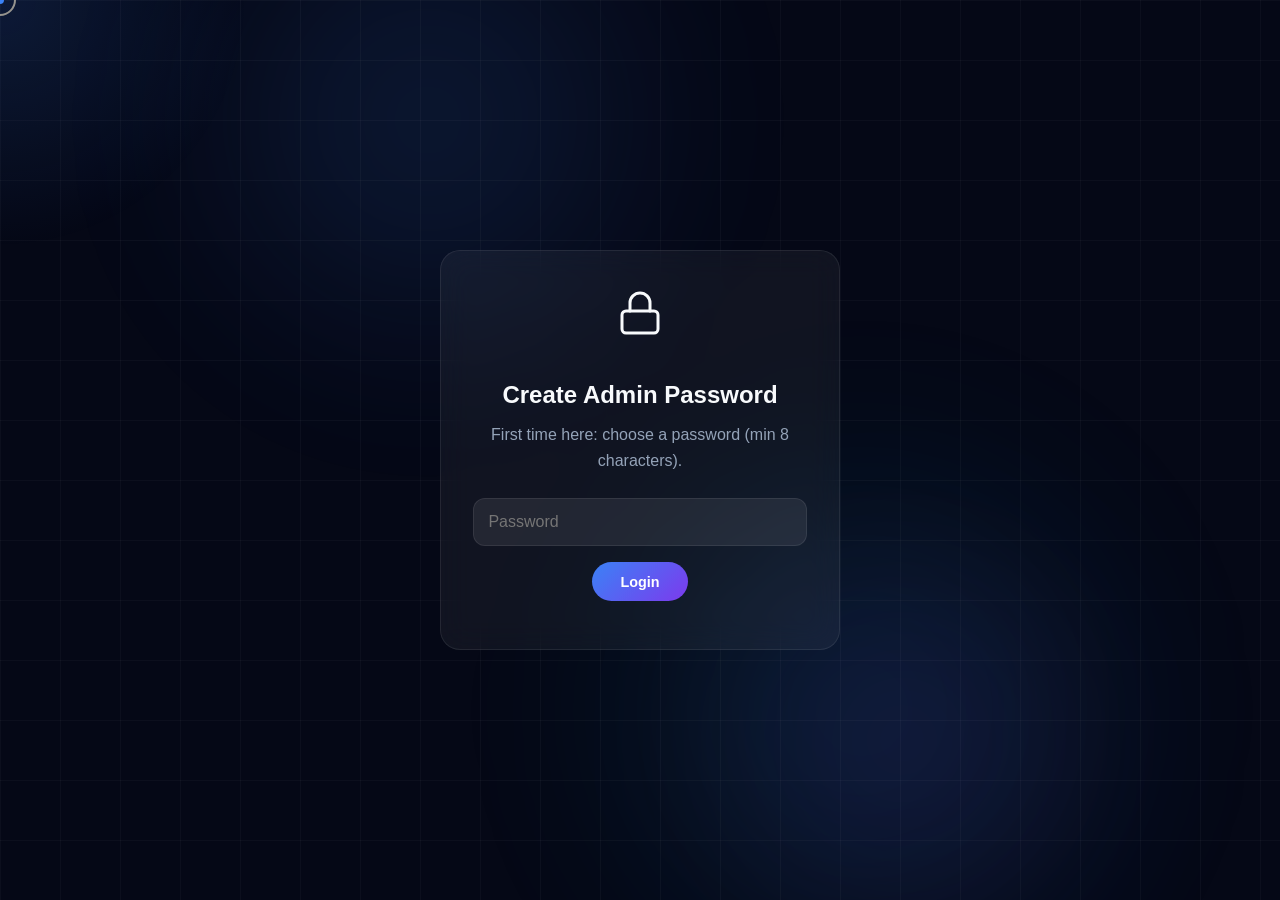
<file: admin.html>
<!DOCTYPE html>
<html lang="en">
<head>
    <meta charset="UTF-8">
    <meta http-equiv="Content-Security-Policy" content="default-src 'self'; script-src 'self' 'unsafe-inline'; style-src 'self' 'unsafe-inline' https://fonts.googleapis.com; font-src https://fonts.gstatic.com; img-src 'self' data:; connect-src 'self' https://api.github.com https://*.supabase.co; frame-src 'self'; object-src 'none'; base-uri 'self'; form-action 'none'">
    <meta name="robots" content="noindex, nofollow">
    <meta name="referrer" content="no-referrer">
    <meta name="viewport" content="width=device-width, initial-scale=1.0">
    <title>Admin Panel | Muhammad Anas</title>
    <link rel="preconnect" href="https://fonts.googleapis.com">
    <link rel="preconnect" href="https://fonts.gstatic.com" crossorigin>
    <link href="https://fonts.googleapis.com/css2?family=Poppins:wght@300;400;500;600;700;800;900&family=Space+Grotesk:wght@300;400;500;600;700&display=swap" rel="stylesheet">
    <link rel="stylesheet" href="admin.css?v=6">
</head>
<body>
    <!-- Custom Cursor -->
    <div class="cursor" id="cursor"></div>
    <div class="cursor-dot" id="cursorDot"></div>
    <div class="mouse-glow" id="mouseGlow"></div>

    <!-- Aurora Background -->
    <div class="aurora-bg">
        <div class="aurora aurora-1"></div>
        <div class="aurora aurora-2"></div>
        <div class="aurora aurora-3"></div>
    </div>
    <div class="grid-pattern"></div>

    <!-- Login Screen -->
    <div id="loginScreen" class="login-screen">
        <div class="login-box glass-card">
            <div class="login-icon">
                <svg width="48" height="48" viewBox="0 0 24 24" fill="none" stroke="currentColor" stroke-width="1.5" stroke-linecap="round" stroke-linejoin="round">
                    <rect x="3" y="11" width="18" height="11" rx="2" ry="2"></rect>
                    <path d="M7 11V7a5 5 0 0 1 10 0v4"></path>
                </svg>
            </div>
            <h2 id="loginTitle">Admin Login</h2>
            <p id="loginHint" style="color:#94A3B8; margin-bottom:1.5rem;">Enter password to access dashboard</p>
            <input type="password" id="passwordInput" placeholder="Password" autocomplete="current-password" aria-label="Password" onkeydown="if(event.key==='Enter')login()">
            <button class="btn-primary" onclick="login()">Login</button>
            <p id="loginError" role="alert" style="color:#ff6b6b; margin-top:1rem;"></p>
        </div>
    </div>

    <!-- Dashboard -->
    <div id="dashboard" class="dashboard" style="display:none;">
        <header class="admin-header glass-card">
            <div class="header-left">
                <h1><span class="gradient-text">Admin</span> Panel</h1>
                <p id="verLine" style="color:#94A3B8;">Manage your portfolio content</p>
            </div>
            <div class="header-actions">
                <button class="btn-secondary" onclick="previewPortfolio()">
                    <svg width="18" height="18" viewBox="0 0 24 24" fill="none" stroke="currentColor" stroke-width="2" stroke-linecap="round" stroke-linejoin="round"><path d="M1 12s4-8 11-8 11 8 11 8-4 8-11 8-11-8-11-8z"></path><circle cx="12" cy="12" r="3"></circle></svg>
                    Preview
                </button>
                <button class="btn-save" onclick="saveAllData()">
                    <svg width="18" height="18" viewBox="0 0 24 24" fill="none" stroke="currentColor" stroke-width="2" stroke-linecap="round" stroke-linejoin="round"><path d="M19 21H5a2 2 0 0 1-2-2V5a2 2 0 0 1 2-2h11l5 5v11a2 2 0 0 1-2 2z"></path><polyline points="17 21 17 13 7 13 7 21"></polyline><polyline points="7 3 7 8 15 8"></polyline></svg>
                    Publish
                </button>
                <button class="btn-danger" onclick="resetData()">
                    <svg width="18" height="18" viewBox="0 0 24 24" fill="none" stroke="currentColor" stroke-width="2" stroke-linecap="round" stroke-linejoin="round"><polyline points="1 4 1 10 7 10"></polyline><path d="M3.51 15a9 9 0 1 0 2.13-9.36L1 10"></path></svg>
                    Reset
                </button>
                <button class="btn-logout" onclick="logout()">
                    <svg width="18" height="18" viewBox="0 0 24 24" fill="none" stroke="currentColor" stroke-width="2" stroke-linecap="round" stroke-linejoin="round"><path d="M9 21H5a2 2 0 0 1-2-2V5a2 2 0 0 1 2-2h4"></path><polyline points="16 17 21 12 16 7"></polyline><line x1="21" y1="12" x2="9" y2="12"></line></svg>
                    Logout
                </button>
            </div>
        </header>

        <div class="tabs glass-card">
            <button class="tab active" onclick="switchTab('sections')">All Options</button>
            <button class="tab" onclick="switchTab('messages')">Messages</button>
            <button class="tab" onclick="switchTab('visitors')">Visitors</button>
            <button class="tab" onclick="switchTab('hero')">Hero</button>
            <button class="tab" onclick="switchTab('about')">About</button>
            <button class="tab" onclick="switchTab('skills')">Skills</button>
            <button class="tab" onclick="switchTab('education')">Education</button>
            <button class="tab" onclick="switchTab('projects')">Projects</button>
            <button class="tab" onclick="switchTab('experience')">Experience</button>
            <button class="tab" onclick="switchTab('certifications')">Certifications</button>
            <button class="tab" onclick="switchTab('achievements')">Achievements</button>
            <button class="tab" onclick="switchTab('contact')">Contact</button>
            <button class="tab" onclick="switchTab('resume')">Resume</button>
            <button class="tab" onclick="switchTab('theme')">Design</button>
            <button class="tab" onclick="switchTab('connect')">Connect</button>
            <button class="tab" onclick="switchTab('settings')">Password</button>
        </div>

        <div class="tab-content glass-card" id="tabContent"></div>
    </div>

    <script src="data.js?v=6"></script>
    <script src="admin.js?v=6"></script>
</body>
</html>
</file>
<file: style.css>
/* ============================================
   PREMIUM PORTFOLIO STYLESHEET
   Muhammad Anas - Software Engineering Student
   ============================================ */

/* ===== CSS VARIABLES ===== */
:root {
    --bg-primary: #050816;
    --bg-secondary: #0B1120;
    --card-bg: rgba(255, 255, 255, 0.05);
    --glass-blur: rgba(255, 255, 255, 0.07);
    --border-color: rgba(255, 255, 255, 0.08);
    --border-light: rgba(255, 255, 255, 0.12);
    --primary-blue: #3B82F6;
    --primary-purple: #7C3AED;
    --primary-cyan: #06B6D4;
    --text-white: #F8FAFC;
    --text-secondary: #94A3B8;
    --text-muted: #64748B;
    --gradient-1: linear-gradient(135deg, #3B82F6, #7C3AED);
    --gradient-2: linear-gradient(135deg, #7C3AED, #06B6D4);
    --gradient-3: linear-gradient(135deg, #06B6D4, #3B82F6);
    --font-primary: 'Poppins', sans-serif;
    --font-heading: 'Space Grotesk', sans-serif;
    --transition-smooth: cubic-bezier(0.25, 0.46, 0.45, 0.94);
    --transition-bounce: cubic-bezier(0.34, 1.56, 0.64, 1);
    --shadow-card: 0 8px 32px rgba(0, 0, 0, 0.4);
    --shadow-glow-blue: 0 0 30px rgba(59, 130, 246, 0.3);
    --shadow-glow-purple: 0 0 30px rgba(124, 58, 237, 0.3);
}

/* ===== RESET & BASE ===== */
*,
*::before,
*::after {
    margin: 0;
    padding: 0;
    box-sizing: border-box;
}

html {
    scroll-behavior: smooth;
    font-size: 16px;
    -webkit-font-smoothing: antialiased;
    -moz-osx-font-smoothing: grayscale;
}

body {
    font-family: var(--font-primary);
    background-color: var(--bg-primary);
    color: var(--text-white);
    line-height: 1.6;
    overflow-x: hidden;
    position: relative;
    min-height: 100vh;
}

/* ===== ENHANCED CUSTOM CURSOR ===== */
.cursor {
    width: 32px;
    height: 32px;
    border: 2px solid rgba(255, 255, 255, 0.6);
    border-radius: 50%;
    position: fixed;
    pointer-events: none;
    z-index: 10000;
    transition: width 0.2s, height 0.2s, border-color 0.2s;
    transform: translate(-50%, -50%);
    mix-blend-mode: difference;
    display: none;
}
.cursor-dot {
    width: 8px;
    height: 8px;
    background: var(--primary-blue);
    border-radius: 50%;
    position: fixed;
    pointer-events: none;
    z-index: 10001;
    transform: translate(-50%, -50%);
    transition: width 0.2s, height 0.2s, background 0.2s;
    display: none;
}
.mouse-glow {
    width: 40vw;
    height: 40vw;
    max-width: 500px;
    max-height: 500px;
    background: radial-gradient(circle, rgba(59, 130, 246, 0.15) 0%, transparent 70%);
    border-radius: 50%;
    position: fixed;
    pointer-events: none;
    z-index: 9998;
    transform: translate(-50%, -50%);
    display: none;
}

@media (hover: hover) and (pointer: fine) {
    .cursor, .cursor-dot, .mouse-glow {
        display: block;
    }
    body {
        cursor: none;
    }
}

/* ===== PROFILE IMAGE FIX ===== */
.hero-profile-img {
    position: absolute;
    top: 0;
    left: 0;
    width: 100%;
    height: 100%;
    object-fit: cover;
    border-radius: 50%;
}

/* ===== SCROLL PROGRESS BAR ===== */
.scroll-progress {
    position: fixed;
    top: 0;
    left: 0;
    width: 0%;
    height: 3px;
    background: var(--gradient-1);
    z-index: 10002;
    transition: width 0.1s linear;
}

/* ===== LOADER ===== */
.loader {
    position: fixed;
    top: 0;
    left: 0;
    width: 100%;
    height: 100%;
    background: var(--bg-primary);
    z-index: 100000;
    display: flex;
    align-items: center;
    justify-content: center;
    transition: opacity 0.5s ease, visibility 0.5s ease;
}
.loader.hidden {
    opacity: 0;
    visibility: hidden;
}
.loader-content {
    text-align: center;
}
.loader-logo {
    position: relative;
    width: 100px;
    height: 100px;
    margin: 0 auto 30px;
}
.loader-svg {
    width: 100%;
    height: 100%;
    animation: rotate 2s linear infinite;
}
.loader-circle {
    stroke-dasharray: 283;
    stroke-dashoffset: 283;
    animation: dash 1.5s ease-in-out infinite;
}
.loader-text {
    position: absolute;
    top: 50%;
    left: 50%;
    transform: translate(-50%, -50%);
    font-family: var(--font-heading);
    font-size: 1.8rem;
    font-weight: 700;
    background: var(--gradient-1);
    -webkit-background-clip: text;
    -webkit-text-fill-color: transparent;
    background-clip: text;
}
.loader-bar-container {
    width: 200px;
    height: 3px;
    background: rgba(255,255,255,0.1);
    border-radius: 10px;
    overflow: hidden;
    margin: 0 auto;
}
.loader-bar {
    height: 100%;
    width: 0%;
    background: var(--gradient-1);
    border-radius: 10px;
    transition: width 0.3s ease;
}

@keyframes rotate { 100% { transform: rotate(360deg); } }
@keyframes dash { 
    0% { stroke-dashoffset: 283; }
    50% { stroke-dashoffset: 70; }
    100% { stroke-dashoffset: 283; }
}

/* ===== NAVIGATION ===== */
.navbar {
    position: fixed;
    top: 0;
    left: 0;
    width: 100%;
    z-index: 1000;
    padding: 1.2rem 0;
    transition: background 0.3s ease, padding 0.3s ease, box-shadow 0.3s ease;
}
.navbar.scrolled {
    background: rgba(5, 8, 22, 0.85);
    backdrop-filter: blur(20px);
    -webkit-backdrop-filter: blur(20px);
    box-shadow: 0 4px 30px rgba(0, 0, 0, 0.5);
    padding: 0.8rem 0;
}
.nav-container {
    max-width: 1300px;
    margin: 0 auto;
    padding: 0 2rem;
    display: flex;
    justify-content: space-between;
    align-items: center;
}
.nav-logo {
    text-decoration: none;
    display: flex;
    align-items: center;
    gap: 8px;
}
.logo-text {
    font-family: var(--font-heading);
    font-size: 1.8rem;
    font-weight: 700;
    color: var(--text-white);
    letter-spacing: -0.5px;
}
.logo-highlight {
    background: var(--gradient-1);
    -webkit-background-clip: text;
    -webkit-text-fill-color: transparent;
    background-clip: text;
}
.logo-dot {
    width: 8px;
    height: 8px;
    background: var(--primary-blue);
    border-radius: 50%;
    animation: pulse-dot 2s infinite;
}
@keyframes pulse-dot {
    0%, 100% { opacity: 1; transform: scale(1); }
    50% { opacity: 0.5; transform: scale(1.5); }
}
.nav-links {
    display: flex;
    list-style: none;
    gap: 2rem;
    align-items: center;
}
.nav-link {
    text-decoration: none;
    color: var(--text-secondary);
    font-size: 0.9rem;
    font-weight: 500;
    transition: color 0.3s;
    position: relative;
    padding: 0.3rem 0;
}
.nav-link:hover {
    color: var(--text-white);
}
.nav-link::after {
    content: '';
    position: absolute;
    bottom: 0;
    left: 0;
    width: 0;
    height: 2px;
    background: var(--gradient-1);
    transition: width 0.3s ease;
}
.nav-link:hover::after {
    width: 100%;
}
.mobile-menu-btn {
    display: none;
    background: transparent;
    border: none;
    cursor: pointer;
    padding: 0.5rem;
    flex-direction: column;
    gap: 5px;
    z-index: 1001;
}
.hamburger-line {
    width: 25px;
    height: 2px;
    background: var(--text-white);
    transition: 0.3s;
}
.mobile-overlay {
    position: fixed;
    top: 0;
    left: 0;
    width: 100%;
    height: 100%;
    background: rgba(5, 8, 22, 0.95);
    backdrop-filter: blur(20px);
    z-index: 999;
    display: flex;
    align-items: center;
    justify-content: center;
    opacity: 0;
    visibility: hidden;
    transition: 0.4s ease;
}
.mobile-overlay.active {
    opacity: 1;
    visibility: visible;
}
.mobile-links {
    list-style: none;
    text-align: center;
}
.mobile-link {
    display: block;
    font-size: 2rem;
    font-weight: 600;
    color: var(--text-white);
    text-decoration: none;
    padding: 1rem;
    transition: 0.3s;
}
.mobile-link:hover {
    color: var(--primary-blue);
    letter-spacing: 2px;
}

/* ===== SECTIONS GENERAL ===== */
.section {
    padding: var(--section-space, 120px) 2rem;
    position: relative;
}
.section-container {
    max-width: var(--container-width, 1200px);
    margin: 0 auto;
}
.section-header {
    text-align: center;
    margin-bottom: 80px;
}
.section-tag {
    display: inline-block;
    padding: 0.4rem 1.2rem;
    background: rgba(59, 130, 246, 0.1);
    border: 1px solid rgba(59, 130, 246, 0.3);
    border-radius: 50px;
    color: var(--primary-blue);
    font-size: 0.85rem;
    font-weight: 600;
    letter-spacing: 1px;
    text-transform: uppercase;
    margin-bottom: 1.5rem;
}
.section-title {
    font-family: var(--font-heading);
    font-size: clamp(2.5rem, 6vw, 3.8rem);
    font-weight: 700;
    line-height: 1.2;
    margin-bottom: 1rem;
}
.gradient-text {
    background: var(--gradient-1);
    -webkit-background-clip: text;
    -webkit-text-fill-color: transparent;
    background-clip: text;
}
.section-subtitle {
    color: var(--text-secondary);
    font-size: 1.1rem;
    max-width: 600px;
    margin: 0 auto;
}

/* ===== HERO SECTION ===== */
.hero {
    min-height: 100vh;
    display: flex;
    align-items: center;
    justify-content: center;
    position: relative;
    overflow: hidden;
    padding-top: 80px;
}
.aurora-bg {
    position: absolute;
    top: 0;
    left: 0;
    width: 100%;
    height: 100%;
    overflow: hidden;
    z-index: 0;
}
.aurora {
    position: absolute;
    border-radius: 50%;
    filter: blur(80px);
    opacity: 0.4;
    animation: float 20s infinite alternate ease-in-out;
}
.aurora-1 {
    width: 600px;
    height: 600px;
    background: radial-gradient(circle, rgba(59,130,246,0.4) 0%, transparent 70%);
    top: -20%;
    left: 10%;
}
.aurora-2 {
    width: 500px;
    height: 500px;
    background: radial-gradient(circle, rgba(124,58,237,0.4) 0%, transparent 70%);
    bottom: -10%;
    right: 10%;
    animation-delay: -7s;
}
.aurora-3 {
    width: 700px;
    height: 700px;
    background: radial-gradient(circle, rgba(6,182,212,0.3) 0%, transparent 70%);
    top: 40%;
    left: 40%;
    animation-delay: -14s;
}
@keyframes float {
    0% { transform: translate(0, 0) scale(1); }
    50% { transform: translate(30px, -30px) scale(1.05); }
    100% { transform: translate(-20px, 20px) scale(0.95); }
}
.grid-pattern {
    position: absolute;
    top: 0;
    left: 0;
    width: 100%;
    height: 100%;
    background-image: 
        linear-gradient(rgba(255,255,255,0.03) 1px, transparent 1px),
        linear-gradient(90deg, rgba(255,255,255,0.03) 1px, transparent 1px);
    background-size: 60px 60px;
    z-index: 1;
}
.hero-container {
    display: flex;
    align-items: center;
    justify-content: space-between;
    max-width: 1300px;
    width: 100%;
    padding: 0 2rem;
    position: relative;
    z-index: 2;
    gap: 3rem;
}
.hero-content {
    flex: 1;
}
.hero-badge {
    display: inline-flex;
    align-items: center;
    gap: 8px;
    background: rgba(59, 130, 246, 0.1);
    border: 1px solid rgba(59, 130, 246, 0.3);
    padding: 0.5rem 1.2rem;
    border-radius: 50px;
    font-size: 0.85rem;
    font-weight: 500;
    color: var(--primary-blue);
    margin-bottom: 2rem;
}
.badge-dot {
    width: 8px;
    height: 8px;
    background: #22c55e;
    border-radius: 50%;
    animation: pulse-dot 2s infinite;
}
.hero-title {
    font-family: var(--font-heading);
    font-size: clamp(3rem, 8vw, 5rem);
    line-height: 1.1;
    margin-bottom: 1.5rem;
}
.hero-greeting {
    display: block;
    font-size: 1.2rem;
    font-weight: 400;
    color: var(--text-secondary);
    margin-bottom: 0.5rem;
}
.name-gradient {
    background: var(--gradient-1);
    -webkit-background-clip: text;
    -webkit-text-fill-color: transparent;
    background-clip: text;
}
.name-white {
    color: var(--text-white);
}
.hero-typing {
    font-size: 1.5rem;
    margin-bottom: 1.5rem;
    display: flex;
    align-items: center;
    gap: 0.3rem;
}
.typing-prefix {
    color: var(--text-secondary);
}
.typing-text {
    color: var(--primary-cyan);
    font-weight: 600;
}
.typing-cursor {
    color: var(--primary-blue);
    animation: blink 1s infinite;
    font-weight: 300;
}
@keyframes blink {
    0%, 100% { opacity: 1; }
    50% { opacity: 0; }
}
.hero-description {
    color: var(--text-secondary);
    font-size: 1.1rem;
    max-width: 500px;
    margin-bottom: 2rem;
    line-height: 1.8;
}
.highlight {
    color: var(--text-white);
    font-weight: 600;
}
.hero-buttons {
    display: flex;
    gap: 1rem;
    margin-bottom: 2.5rem;
    flex-wrap: wrap;
}
.btn {
    display: inline-flex;
    align-items: center;
    gap: 0.6rem;
    padding: 0.9rem 2rem;
    border-radius: var(--btn-radius, 50px);
    font-weight: 600;
    font-size: 0.95rem;
    text-decoration: none;
    transition: transform 0.3s var(--transition-bounce), box-shadow 0.3s;
    cursor: none;
    border: none;
    position: relative;
    overflow: hidden;
}
.btn-primary {
    background: var(--gradient-1);
    color: white;
    box-shadow: 0 8px 25px rgba(59, 130, 246, 0.3);
}
.btn-primary:hover {
    transform: translateY(-3px);
    box-shadow: 0 12px 35px rgba(59, 130, 246, 0.5);
}
.btn-secondary {
    background: transparent;
    border: 1.5px solid var(--border-light);
    color: var(--text-white);
}
.btn-secondary:hover {
    border-color: var(--primary-blue);
    background: rgba(59, 130, 246, 0.1);
    transform: translateY(-3px);
}
.hero-socials {
    display: flex;
    gap: 1.2rem;
}
.social-icon {
    width: 45px;
    height: 45px;
    border-radius: 50%;
    display: flex;
    align-items: center;
    justify-content: center;
    background: rgba(255,255,255,0.05);
    border: 1px solid var(--border-color);
    color: var(--text-secondary);
    transition: 0.3s;
    text-decoration: none;
}
.social-icon:hover {
    color: var(--text-white);
    border-color: var(--primary-blue);
    background: rgba(59,130,246,0.15);
    transform: translateY(-3px);
}
/* Hero Image */
.hero-image-wrapper {
    flex: 1;
    display: flex;
    justify-content: center;
    position: relative;
}
.hero-image-container {
    position: relative;
    width: 320px;
    height: 320px;
    display: flex;
    align-items: center;
    justify-content: center;
}
.hero-image-ring {
    position: absolute;
    border-radius: 50%;
    border: 2px solid rgba(59, 130, 246, 0.3);
    animation: ring-rotate 12s linear infinite;
}
.ring-2 {
    width: 110%;
    height: 110%;
    border-color: rgba(124, 58, 237, 0.3);
    animation-direction: reverse;
    animation-duration: 15s;
}
.ring-3 {
    width: 120%;
    height: 120%;
    border-color: rgba(6, 182, 212, 0.2);
    animation-duration: 18s;
}
@keyframes ring-rotate {
    100% { transform: rotate(360deg); }
}
.hero-image-placeholder {
    width: 220px;
    height: 220px;
    border-radius: 50%;
    overflow: hidden;
    background: var(--gradient-1);
    display: flex;
    align-items: center;
    justify-content: center;
    box-shadow: var(--shadow-glow-blue);
    position: relative;
}
.profile-avatar {
    width: 100%;
    height: 100%;
    display: flex;
    align-items: center;
    justify-content: center;
}
.profile-initials {
    font-family: var(--font-heading);
    font-size: 4rem;
    font-weight: 700;
    color: white;
    text-shadow: 0 0 20px rgba(0,0,0,0.3);
}
.hero-floating-card {
    position: absolute;
    background: rgba(255,255,255,0.08);
    backdrop-filter: blur(10px);
    border: 1px solid rgba(255,255,255,0.1);
    padding: 0.8rem 1.5rem;
    border-radius: 50px;
    display: flex;
    align-items: center;
    gap: 0.5rem;
    font-weight: 500;
    box-shadow: 0 8px 32px rgba(0,0,0,0.3);
    animation: float-card 6s ease-in-out infinite;
}
.card-1 { top: 10%; left: -20px; animation-delay: 0s; }
.card-2 { bottom: 15%; right: -30px; animation-delay: -2s; }
.card-3 { top: 50%; right: -40px; animation-delay: -4s; }
@keyframes float-card {
    0%, 100% { transform: translateY(0); }
    50% { transform: translateY(-15px); }
}
.scroll-indicator {
    position: absolute;
    bottom: 40px;
    left: 50%;
    transform: translateX(-50%);
    display: flex;
    flex-direction: column;
    align-items: center;
    gap: 0.5rem;
    z-index: 2;
    color: var(--text-muted);
}
.scroll-text {
    font-size: 0.8rem;
    letter-spacing: 2px;
    text-transform: uppercase;
}
.scroll-mouse {
    width: 26px;
    height: 40px;
    border: 2px solid var(--text-muted);
    border-radius: 20px;
    display: flex;
    justify-content: center;
    padding-top: 8px;
}
.scroll-wheel {
    width: 4px;
    height: 8px;
    background: var(--primary-blue);
    border-radius: 4px;
    animation: scroll-wheel 2s infinite;
}
@keyframes scroll-wheel {
    0% { opacity: 1; transform: translateY(0); }
    100% { opacity: 0; transform: translateY(10px); }
}

/* ===== GLASS CARD ===== */
.glass-card {
    background: var(--card-bg);
    backdrop-filter: blur(15px);
    -webkit-backdrop-filter: blur(15px);
    border: 1px solid var(--border-color);
    border-radius: var(--card-radius, 20px);
    padding: var(--card-padding, 2rem);
    transition: transform 0.3s ease, box-shadow 0.3s ease, border-color 0.3s;
}
.glass-card:hover {
    border-color: rgba(255,255,255,0.15);
    box-shadow: 0 20px 50px rgba(0,0,0,0.5);
    transform: translateY(-5px);
}

/* ===== ABOUT SECTION ===== */
.about-grid {
    display: grid;
    grid-template-columns: repeat(auto-fit, minmax(min(var(--about-min, 260px), 100%), 1fr));
    gap: 2rem;
}
.about-card {
    text-align: center;
    padding: 2.5rem 2rem;
}
.about-card-icon {
    width: 60px;
    height: 60px;
    border-radius: 50%;
    background: rgba(59,130,246,0.1);
    display: flex;
    align-items: center;
    justify-content: center;
    margin: 0 auto 1.5rem;
}
.about-card h3 {
    font-family: var(--font-heading);
    margin-bottom: 1rem;
    font-size: 1.3rem;
}
.about-card p {
    color: var(--text-secondary);
    font-size: 0.95rem;
    line-height: 1.7;
}

/* ===== SKILLS SECTION ===== */
.skills-grid {
    display: grid;
    grid-template-columns: repeat(auto-fit, minmax(min(var(--skills-min, 280px), 100%), 1fr));
    gap: 2rem;
}
.skill-card {
    padding: 2rem;
}
.skill-header {
    display: flex;
    justify-content: space-between;
    align-items: center;
    margin-bottom: 1rem;
}
.skill-icon {
    width: 50px;
    height: 50px;
    border-radius: 14px;
    display: flex;
    align-items: center;
    justify-content: center;
    background: rgba(255,255,255,0.05);
}
.skill-level {
    background: rgba(59,130,246,0.1);
    color: var(--primary-blue);
    padding: 0.3rem 1rem;
    border-radius: 50px;
    font-size: 0.75rem;
    font-weight: 600;
}
.skill-card h3 {
    font-family: var(--font-heading);
    margin-bottom: 0.5rem;
}
.skill-card p {
    color: var(--text-secondary);
    font-size: 0.9rem;
    margin-bottom: 1.5rem;
}
.skill-progress {
    height: 6px;
    background: rgba(255,255,255,0.1);
    border-radius: 10px;
    overflow: hidden;
}
.skill-progress-bar {
    height: 100%;
    border-radius: 10px;
    background: var(--progress-color, var(--primary-blue));
    width: 0;
    transition: width 1.5s ease;
}

/* ===== TIMELINE (Education & Experience) ===== */
.timeline {
    position: relative;
    padding-left: 40px;
}
.timeline::before {
    content: '';
    position: absolute;
    left: 18px;
    top: 0;
    bottom: 0;
    width: 2px;
    background: var(--border-color);
}
.timeline-item {
    position: relative;
    margin-bottom: 3rem;
    display: flex;
    gap: 2rem;
}
.timeline-marker {
    position: relative;
    flex-shrink: 0;
}
.timeline-dot {
    width: 16px;
    height: 16px;
    background: var(--primary-blue);
    border-radius: 50%;
    border: 3px solid var(--bg-primary);
    box-shadow: 0 0 15px rgba(59,130,246,0.5);
    z-index: 1;
    position: relative;
}
.timeline-dot-active {
    background: #22c55e;
    box-shadow: 0 0 15px rgba(34,197,94,0.5);
}
.timeline-dot-future {
    background: var(--text-muted);
    box-shadow: none;
}
.timeline-dot-end {
    background: var(--text-muted);
}
.timeline-card {
    flex: 1;
    padding: 2rem;
}
.timeline-badge {
    display: inline-block;
    background: rgba(34,197,94,0.15);
    color: #22c55e;
    padding: 0.3rem 1rem;
    border-radius: 50px;
    font-size: 0.8rem;
    font-weight: 600;
    margin-bottom: 0.8rem;
}
.timeline-date {
    display: block;
    color: var(--primary-blue);
    font-weight: 600;
    margin-bottom: 0.5rem;
}
.timeline-card h3 {
    font-family: var(--font-heading);
    margin-bottom: 0.3rem;
}
.timeline-institution {
    color: var(--text-secondary);
    font-weight: 500;
    margin-bottom: 0.8rem;
}
.timeline-desc {
    color: var(--text-secondary);
    font-size: 0.95rem;
    margin-bottom: 1rem;
}
.timeline-tags {
    display: flex;
    flex-wrap: wrap;
    gap: 0.5rem;
}
.timeline-tags span {
    background: rgba(59,130,246,0.1);
    color: var(--primary-blue);
    padding: 0.3rem 0.8rem;
    border-radius: 50px;
    font-size: 0.8rem;
}
.timeline-card-future {
    opacity: 0.6;
    border-style: dashed;
}

/* ===== PROJECTS ===== */
.projects-grid {
    display: grid;
    grid-template-columns: repeat(auto-fit, minmax(min(var(--projects-min, 350px), 100%), 1fr));
    gap: 2.5rem;
}
.project-card {
    overflow: hidden;
    padding: 0;
}
.project-image-wrapper {
    position: relative;
    overflow: hidden;
    height: 220px;
}
.project-image-placeholder {
    width: 100%;
    height: 100%;
    display: flex;
    align-items: center;
    justify-content: center;
    transition: transform 0.5s ease;
}
.project-card:hover .project-image-placeholder {
    transform: scale(1.08);
}
.project-image-overlay {
    position: absolute;
    top: 0;
    left: 0;
    width: 100%;
    height: 100%;
    background: rgba(0,0,0,0.7);
    display: flex;
    align-items: center;
    justify-content: center;
    opacity: 0;
    transition: opacity 0.3s;
}
.project-card:hover .project-image-overlay {
    opacity: 1;
}
.project-overlay-btn {
    background: white;
    color: black;
    padding: 0.7rem 1.8rem;
    border-radius: 50px;
    font-weight: 600;
    text-decoration: none;
    transform: translateY(20px);
    transition: 0.3s;
}
.project-card:hover .project-overlay-btn {
    transform: translateY(0);
}
.project-content {
    padding: 2rem;
}
.project-category {
    display: inline-block;
    color: var(--primary-cyan);
    font-size: 0.8rem;
    font-weight: 600;
    text-transform: uppercase;
    letter-spacing: 1px;
    margin-bottom: 0.5rem;
}
.project-content h3 {
    font-family: var(--font-heading);
    margin-bottom: 0.8rem;
}
.project-content p {
    color: var(--text-secondary);
    font-size: 0.95rem;
    margin-bottom: 1.5rem;
}
.project-tech {
    display: flex;
    flex-wrap: wrap;
    gap: 0.5rem;
    margin-bottom: 1.5rem;
}
.project-tech span {
    background: rgba(255,255,255,0.05);
    padding: 0.4rem 0.9rem;
    border-radius: 50px;
    font-size: 0.8rem;
    color: var(--text-secondary);
}
.project-links {
    display: flex;
    gap: 1rem;
}
.project-link {
    display: inline-flex;
    align-items: center;
    gap: 0.5rem;
    text-decoration: none;
    font-weight: 600;
    font-size: 0.9rem;
    transition: 0.3s;
}
.github-link {
    color: var(--text-white);
}
.demo-link {
    color: var(--primary-blue);
}
.project-link:hover {
    opacity: 0.8;
}

/* ===== CERTIFICATIONS & ACHIEVEMENTS ===== */
.certs-grid, .achievements-grid {
    display: grid;
    grid-template-columns: repeat(auto-fit, minmax(280px, 1fr));
    gap: 2rem;
}
.cert-empty, .achievement-empty {
    text-align: center;
    padding: 3rem 2rem;
    grid-column: 1 / -1;
}
.cert-empty-icon, .achievement-empty-icon {
    margin-bottom: 1.5rem;
    opacity: 0.5;
}

/* ===== CONTACT ===== */
.contact-grid {
    display: grid;
    grid-template-columns: 1fr 1.5fr;
    gap: 3rem;
    align-items: start;
}
.contact-info {
    display: flex;
    flex-direction: column;
    gap: 1.5rem;
}
.contact-info-card {
    display: flex;
    align-items: center;
    gap: 1.2rem;
    padding: 1.5rem;
}
.contact-info-icon {
    width: 50px;
    height: 50px;
    border-radius: 50%;
    background: rgba(59,130,246,0.1);
    display: flex;
    align-items: center;
    justify-content: center;
    flex-shrink: 0;
}
.contact-info-card h4 {
    font-family: var(--font-heading);
    margin-bottom: 0.2rem;
}
.contact-info-card p {
    color: var(--text-secondary);
}
.contact-socials {
    padding: 1.5rem;
}
.contact-socials h4 {
    margin-bottom: 1rem;
}
.contact-social-icons {
    display: flex;
    gap: 1rem;
}
.contact-social-icon {
    width: 40px;
    height: 40px;
    border-radius: 50%;
    background: rgba(255,255,255,0.05);
    display: flex;
    align-items: center;
    justify-content: center;
    color: var(--text-secondary);
    transition: 0.3s;
}
.contact-social-icon:hover {
    color: white;
    background: var(--primary-blue);
}
.contact-form {
    padding: 2.5rem;
}
.contact-form h3 {
    font-family: var(--font-heading);
    margin-bottom: 2rem;
}
.form-group {
    margin-bottom: 1.5rem;
}
.form-group label {
    display: block;
    margin-bottom: 0.5rem;
    font-weight: 500;
    color: var(--text-secondary);
}
.form-group input,
.form-group textarea {
    width: 100%;
    padding: 0.9rem 1.2rem;
    background: rgba(255,255,255,0.03);
    border: 1px solid var(--border-color);
    border-radius: 12px;
    color: var(--text-white);
    font-family: var(--font-primary);
    transition: 0.3s;
    outline: none;
}
.form-group input:focus,
.form-group textarea:focus {
    border-color: var(--primary-blue);
    box-shadow: 0 0 20px rgba(59,130,246,0.1);
}
.form-feedback {
    margin-top: 1rem;
    font-weight: 500;
}

/* ===== FOOTER ===== */
.footer {
    background: var(--bg-secondary);
    padding: 3rem 2rem;
    border-top: 1px solid var(--border-color);
}
.footer-container {
    max-width: 1200px;
    margin: 0 auto;
}
.footer-top {
    display: flex;
    justify-content: space-between;
    align-items: center;
    flex-wrap: wrap;
    gap: 2rem;
    margin-bottom: 2rem;
}
.footer-links {
    display: flex;
    list-style: none;
    gap: 2rem;
}
.footer-links a {
    color: var(--text-secondary);
    text-decoration: none;
    transition: 0.3s;
}
.footer-links a:hover {
    color: white;
}
.footer-bottom {
    text-align: center;
    color: var(--text-muted);
    font-size: 0.9rem;
    padding-top: 2rem;
    border-top: 1px solid var(--border-color);
}
.footer-tagline {
    margin-top: 0.5rem;
    font-size: 0.85rem;
}

/* ===== BACK TO TOP ===== */
.back-to-top {
    position: fixed;
    bottom: 30px;
    right: 30px;
    width: 45px;
    height: 45px;
    border-radius: 50%;
    background: var(--gradient-1);
    border: none;
    color: white;
    display: flex;
    align-items: center;
    justify-content: center;
    cursor: none;
    opacity: 0;
    visibility: hidden;
    transition: 0.3s;
    z-index: 999;
    box-shadow: 0 4px 20px rgba(59,130,246,0.4);
}
.back-to-top.visible {
    opacity: 1;
    visibility: visible;
}

/* ===== SCROLL REVEAL ANIMATION ===== */
[data-reveal] {
    opacity: 0;
    transform: translateY(40px);
    transition: opacity 0.8s ease, transform 0.8s ease;
}
[data-reveal].revealed {
    opacity: 1;
    transform: translateY(0);
}

/* ===== RESPONSIVE DESIGN ===== */
@media (max-width: 1024px) {
    .hero-container {
        flex-direction: column;
        text-align: center;
    }
    .hero-content {
        order: 2;
        margin-top: 2rem;
    }
    .hero-image-wrapper {
        order: 1;
    }
    .hero-buttons {
        justify-content: center;
    }
    .hero-socials {
        justify-content: center;
    }
    .contact-grid {
        grid-template-columns: 1fr;
    }
}

@media (max-width: 768px) {
    .nav-links {
        display: none;
    }
    .mobile-menu-btn {
        display: flex;
    }
    .section {
        padding: 80px 1.5rem;
    }
    .projects-grid {
        grid-template-columns: 1fr;
    }
    .timeline {
        padding-left: 30px;
    }
}

@media (max-width: 480px) {
    .hero-image-container {
        width: 250px;
        height: 250px;
    }
    .hero-floating-card {
        display: none;
    }
}

/* ===== TERMINAL STYLES ===== */
.terminal-launcher {
    position: fixed;
    bottom: 90px;
    right: 30px;
    width: 50px;
    height: 50px;
    border-radius: 50%;
    background: rgba(0,0,0,0.7);
    border: 1px solid #22c55e;
    display: flex;
    align-items: center;
    justify-content: center;
    cursor: none;
    z-index: 998;
    backdrop-filter: blur(10px);
    transition: 0.3s;
    box-shadow: 0 0 20px rgba(34,197,94,0.3);
}
.terminal-launcher:hover {
    background: #22c55e;
    box-shadow: 0 0 30px rgba(34,197,94,0.6);
}
.terminal-launcher:hover svg {
    stroke: black;
}

.terminal-window {
    position: fixed;
    bottom: 150px;
    right: 30px;
    width: 600px;
    max-width: 90vw;
    height: 400px;
    background: rgba(0,0,0,0.9);
    backdrop-filter: blur(20px);
    border: 1px solid #22c55e;
    border-radius: 12px;
    display: none;
    flex-direction: column;
    z-index: 997;
    font-family: 'Courier New', monospace;
    box-shadow: 0 0 40px rgba(34,197,94,0.2);
}
.terminal-window.open {
    display: flex;
}

.terminal-header {
    display: flex;
    justify-content: space-between;
    align-items: center;
    padding: 8px 15px;
    background: rgba(34,197,94,0.1);
    border-bottom: 1px solid #22c55e;
    color: #22c55e;
    font-size: 0.9rem;
    font-weight: bold;
}
.terminal-header button {
    background: transparent;
    border: none;
    color: #22c55e;
    font-size: 1.5rem;
    cursor: pointer;
    padding: 0 5px;
}

.terminal-body {
    flex: 1;
    padding: 15px;
    overflow-y: auto;
    color: #22c55e;
    font-size: 0.85rem;
    line-height: 1.6;
}
.terminal-line {
    margin-bottom: 4px;
}
.cmd-highlight {
    color: white;
    background: #22c55e;
    padding: 0 4px;
    border-radius: 3px;
}
.terminal-input-line {
    display: flex;
    align-items: center;
    padding: 10px 15px;
    border-top: 1px solid rgba(34,197,94,0.3);
}
.prompt {
    color: #22c55e;
    margin-right: 8px;
    white-space: nowrap;
}
#terminalInput {
    flex: 1;
    background: transparent;
    border: none;
    color: #22c55e;
    font-family: 'Courier New', monospace;
    font-size: 0.85rem;
    outline: none;
    caret-color: #22c55e;
}

/* Terminal Responsive */
@media (max-width: 480px) {
    .terminal-window {
        bottom: 100px;
        right: 10px;
        width: calc(100vw - 20px);
        height: 300px;
    }
    .terminal-launcher {
        bottom: 80px;
        right: 15px;
    }
}
/* ===== ACCESSIBILITY ===== */
a:focus-visible, button:focus-visible, [role="button"]:focus-visible, input:focus-visible, textarea:focus-visible {
    outline: 2px solid var(--primary-blue, #3B82F6);
    outline-offset: 3px;
}
@media (prefers-reduced-motion: reduce) {
    *, *::before, *::after { animation-duration: 0.01ms !important; animation-iteration-count: 1 !important; transition-duration: 0.01ms !important; scroll-behavior: auto !important; }
}

[hidden] { display: none !important; }

/* ===== ADMIN-CONTROLLED TOGGLES ===== */
.no-cursor .cursor, .no-cursor .cursor-dot, .no-cursor .mouse-glow { display: none !important; }
.no-cursor, .no-cursor * { cursor: auto !important; }
.no-aurora .aurora-bg { display: none !important; }
.no-loader .loader { display: none !important; }
.no-reveal [data-reveal] { opacity: 1 !important; transform: none !important; }
.no-motion *, .no-motion *::before, .no-motion *::after { animation: none !important; transition: none !important; }

.card-solid .glass-card { background: var(--bg-secondary); -webkit-backdrop-filter: none; backdrop-filter: none; }
.card-outline .glass-card { background: transparent; border-color: var(--border-light); -webkit-backdrop-filter: none; backdrop-filter: none; }
.no-hover .glass-card:hover, .no-hover .project-card:hover { transform: none !important; }
</file>
<file: admin.css>
/* ============================================
   ADMIN PANEL STYLES - PREMIUM MATCHING UI
   ============================================ */
:root {
    --bg-primary: #050816;
    --bg-secondary: #0B1120;
    --card-bg: rgba(255, 255, 255, 0.05);
    --glass-blur: rgba(255, 255, 255, 0.07);
    --border-color: rgba(255, 255, 255, 0.08);
    --border-light: rgba(255, 255, 255, 0.12);
    --primary-blue: #3B82F6;
    --primary-purple: #7C3AED;
    --primary-cyan: #06B6D4;
    --text-white: #F8FAFC;
    --text-secondary: #94A3B8;
    --text-muted: #64748B;
    --gradient-1: linear-gradient(135deg, #3B82F6, #7C3AED);
    --gradient-2: linear-gradient(135deg, #7C3AED, #06B6D4);
    --gradient-3: linear-gradient(135deg, #06B6D4, #3B82F6);
    --font-primary: 'Poppins', sans-serif;
    --font-heading: 'Space Grotesk', sans-serif;
    --transition-smooth: cubic-bezier(0.25, 0.46, 0.45, 0.94);
    --transition-bounce: cubic-bezier(0.34, 1.56, 0.64, 1);
    --shadow-card: 0 8px 32px rgba(0, 0, 0, 0.4);
    --shadow-glow-blue: 0 0 30px rgba(59, 130, 246, 0.3);
    --shadow-glow-purple: 0 0 30px rgba(124, 58, 237, 0.3);
}

* { margin: 0; padding: 0; box-sizing: border-box; }
body {
    font-family: var(--font-primary);
    background-color: var(--bg-primary);
    color: var(--text-white);
    line-height: 1.6;
    overflow-x: hidden;
    position: relative;
    min-height: 100vh;
}

/* Custom Cursor */
.cursor { width: 32px; height: 32px; border: 2px solid rgba(255,255,255,0.6); border-radius: 50%; position: fixed; pointer-events: none; z-index: 10000; transition: width 0.2s, height 0.2s, border-color 0.2s; transform: translate(-50%, -50%); mix-blend-mode: difference; display: none; }
.cursor-dot { width: 8px; height: 8px; background: var(--primary-blue); border-radius: 50%; position: fixed; pointer-events: none; z-index: 10001; transform: translate(-50%, -50%); transition: width 0.2s, height 0.2s, background 0.2s; display: none; }
.mouse-glow { width: 40vw; height: 40vw; max-width: 500px; max-height: 500px; background: radial-gradient(circle, rgba(59,130,246,0.15) 0%, transparent 70%); border-radius: 50%; position: fixed; pointer-events: none; z-index: 9998; transform: translate(-50%, -50%); display: none; }
@media (hover: hover) and (pointer: fine) { .cursor, .cursor-dot, .mouse-glow { display: block; } body { cursor: none; } }

/* Aurora Background */
.aurora-bg { position: fixed; top:0; left:0; width:100%; height:100%; overflow: hidden; z-index:0; }
.aurora { position: absolute; border-radius: 50%; filter: blur(80px); opacity: 0.4; animation: float 20s infinite alternate ease-in-out; }
.aurora-1 { width: 600px; height: 600px; background: radial-gradient(circle, rgba(59,130,246,0.4) 0%, transparent 70%); top: -20%; left: 10%; }
.aurora-2 { width: 500px; height: 500px; background: radial-gradient(circle, rgba(124,58,237,0.4) 0%, transparent 70%); bottom: -10%; right: 10%; animation-delay: -7s; }
.aurora-3 { width: 700px; height: 700px; background: radial-gradient(circle, rgba(6,182,212,0.3) 0%, transparent 70%); top: 40%; left: 40%; animation-delay: -14s; }
.grid-pattern { position: fixed; top:0; left:0; width:100%; height:100%; background-image: linear-gradient(rgba(255,255,255,0.03) 1px, transparent 1px), linear-gradient(90deg, rgba(255,255,255,0.03) 1px, transparent 1px); background-size: 60px 60px; z-index:0; }
@keyframes float { 0% { transform: translate(0,0) scale(1); } 50% { transform: translate(30px,-30px) scale(1.05); } 100% { transform: translate(-20px,20px) scale(0.95); } }

/* Glass Card */
.glass-card { background: var(--card-bg); backdrop-filter: blur(15px); -webkit-backdrop-filter: blur(15px); border: 1px solid var(--border-color); border-radius: 20px; padding: 2rem; transition: transform 0.3s ease, box-shadow 0.3s ease, border-color 0.3s; }
.glass-card:hover { border-color: rgba(255,255,255,0.15); box-shadow: 0 20px 50px rgba(0,0,0,0.5); transform: translateY(-5px); }

/* Layout */
.login-screen { display: flex; justify-content: center; align-items: center; min-height: 100vh; position: relative; z-index: 1; }
.login-box { text-align: center; max-width: 400px; width: 90%; }
.login-icon { font-size: 3rem; margin-bottom: 1rem; }
.login-box h2 { font-family: var(--font-heading); margin-bottom: 0.5rem; }
.login-box input { width: 100%; padding: 0.9rem; background: rgba(255,255,255,0.08); border: 1px solid var(--border-color); border-radius: 12px; color: white; font-size: 1rem; margin-bottom: 1rem; outline: none; }
.btn-primary, .btn-save, .btn-danger, .btn-logout, .btn-secondary { padding: 0.7rem 1.8rem; border-radius: 50px; border: none; font-weight: 600; font-size: 0.9rem; cursor: none; transition: 0.3s; }
.btn-primary { background: var(--gradient-1); color: white; }
.btn-primary:hover { transform: translateY(-2px); box-shadow: 0 10px 25px rgba(59,130,246,0.4); }
.btn-save { background: #22c55e; color: white; }
.btn-save:hover { transform: translateY(-2px); box-shadow: 0 10px 25px rgba(34,197,94,0.4); }
.btn-danger { background: #dc3545; color: white; }
.btn-danger:hover { transform: translateY(-2px); box-shadow: 0 10px 25px rgba(220,53,69,0.4); }
.btn-logout { background: rgba(255,255,255,0.1); border: 1px solid var(--border-color); color: white; }
.btn-secondary { background: transparent; border: 1.5px solid var(--border-light); color: var(--text-white); }
.btn-secondary:hover { border-color: var(--primary-blue); background: rgba(59,130,246,0.1); }

.dashboard { max-width: 1100px; margin: 0 auto; padding: 2rem; position: relative; z-index: 1; }
.admin-header { display: flex; justify-content: space-between; align-items: center; margin-bottom: 2rem; flex-wrap: wrap; gap: 1rem; }
.header-actions { display: flex; gap: 0.5rem; flex-wrap: wrap; }
.gradient-text { background: var(--gradient-1); -webkit-background-clip: text; -webkit-text-fill-color: transparent; background-clip: text; }

.tabs { display: flex; flex-wrap: wrap; gap: 0.5rem; margin-bottom: 2rem; padding: 1rem; }
.tab { padding: 0.5rem 1.2rem; background: transparent; border: 1px solid var(--border-color); border-radius: 50px; color: var(--text-secondary); cursor: none; font-size: 0.85rem; font-weight: 500; transition: 0.3s; }
.tab.active { background: var(--gradient-1); color: white; border-color: transparent; }
.tab-content { min-height: 400px; }

/* Form elements */
.form-group { margin-bottom: 1.2rem; }
.form-group label { display: block; margin-bottom: 0.4rem; color: var(--text-secondary); font-size: 0.85rem; font-weight: 500; }
.form-group input, .form-group textarea, .form-group select { width: 100%; padding: 0.8rem; background: rgba(255,255,255,0.06); border: 1px solid var(--border-color); border-radius: 10px; color: white; font-family: var(--font-primary); font-size: 0.9rem; outline: none; resize: vertical; }
.form-group textarea { min-height: 80px; }
.form-group input:focus, .form-group textarea:focus, .form-group select:focus { border-color: var(--primary-blue); box-shadow: 0 0 20px rgba(59,130,246,0.1); }

.list-item { background: rgba(255,255,255,0.03); padding: 1.2rem; border-radius: 12px; margin-bottom: 1rem; border: 1px solid var(--border-color); position: relative; }
.list-item .remove-btn { position: absolute; top: 8px; right: 8px; background: #dc3545; border: none; color: white; width: 28px; height: 28px; border-radius: 50%; cursor: none; font-size: 0.8rem; }
.add-btn { padding: 0.5rem 1.5rem; background: var(--gradient-1); border: none; border-radius: 50px; color: white; cursor: none; font-weight: 500; margin-top: 0.5rem; }
img.preview-thumb { max-width: 120px; max-height: 120px; border-radius: 10px; margin-top: 0.5rem; display: block; }

/* Responsive */
@media (max-width: 768px) {
    .admin-header { flex-direction: column; align-items: flex-start; }
    .tabs { gap: 0.3rem; }
    .tab { font-size: 0.75rem; padding: 0.4rem 0.9rem; }
}
</file>
